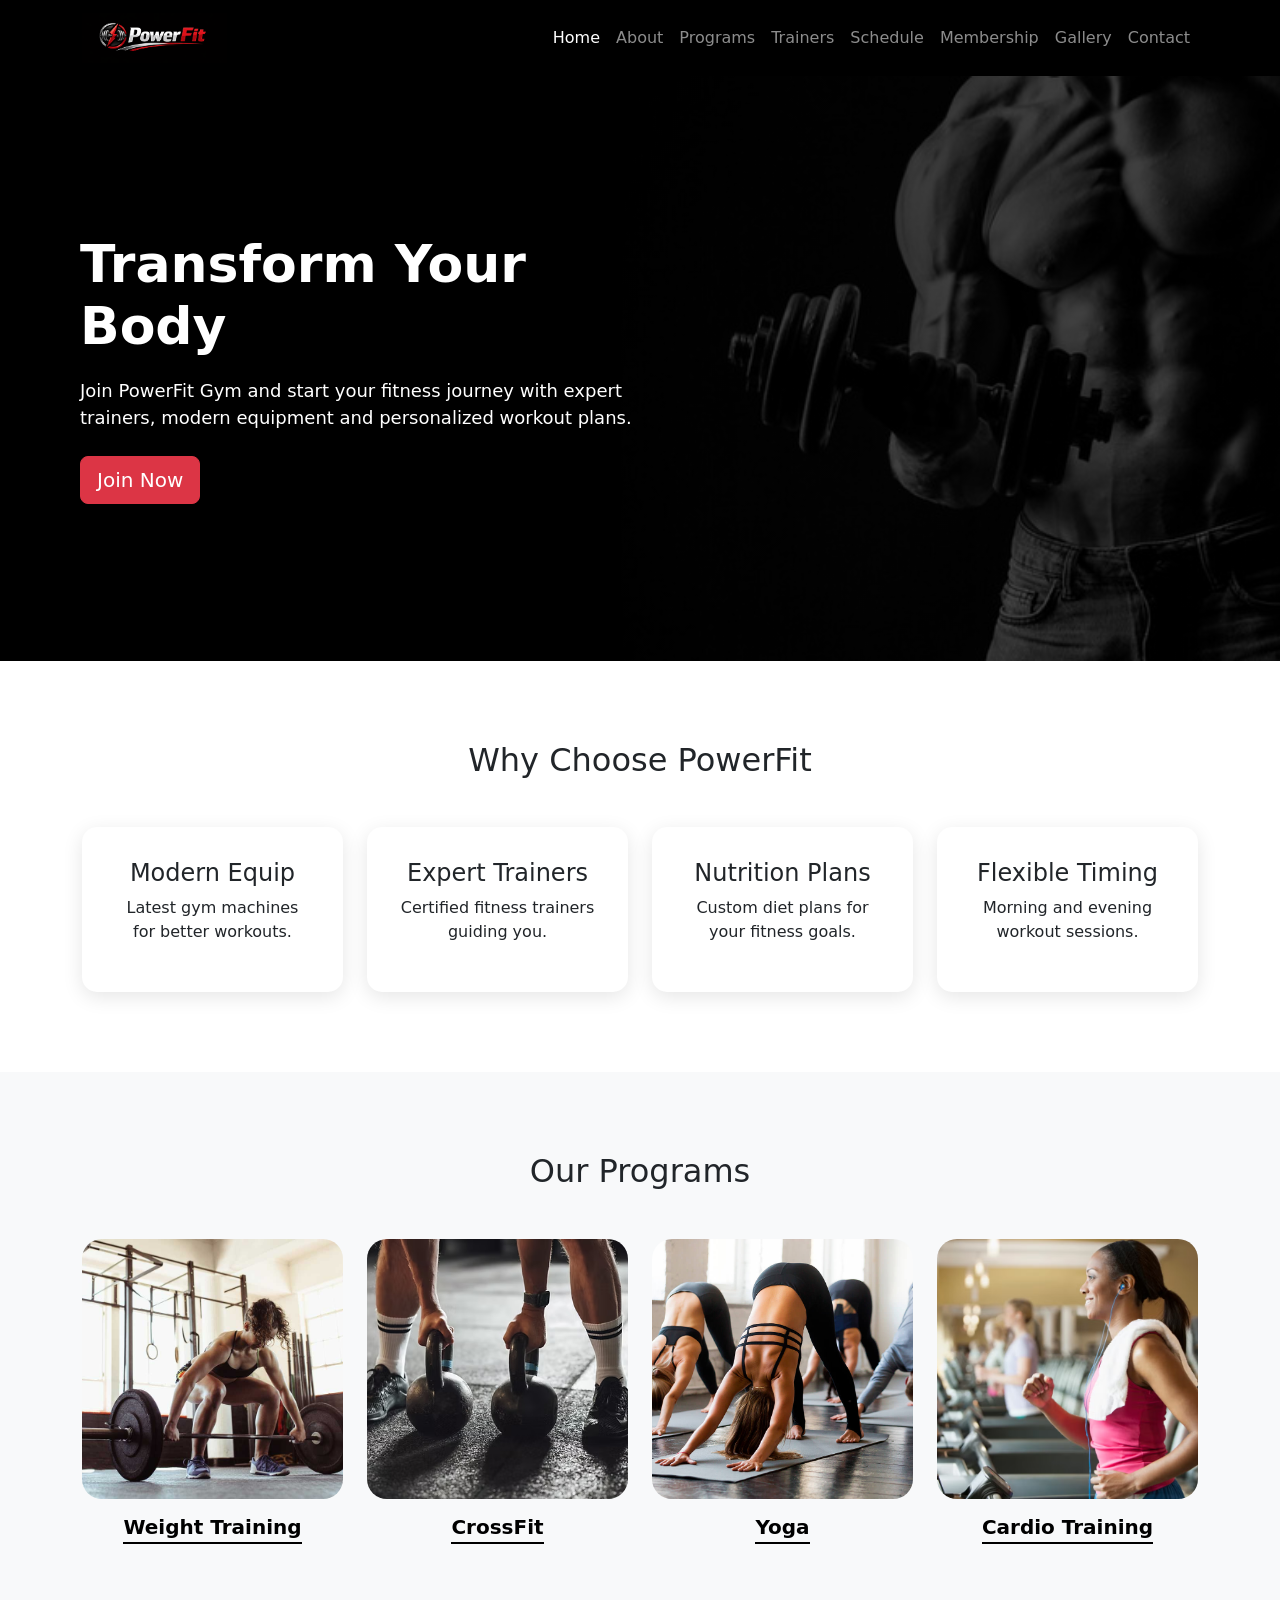
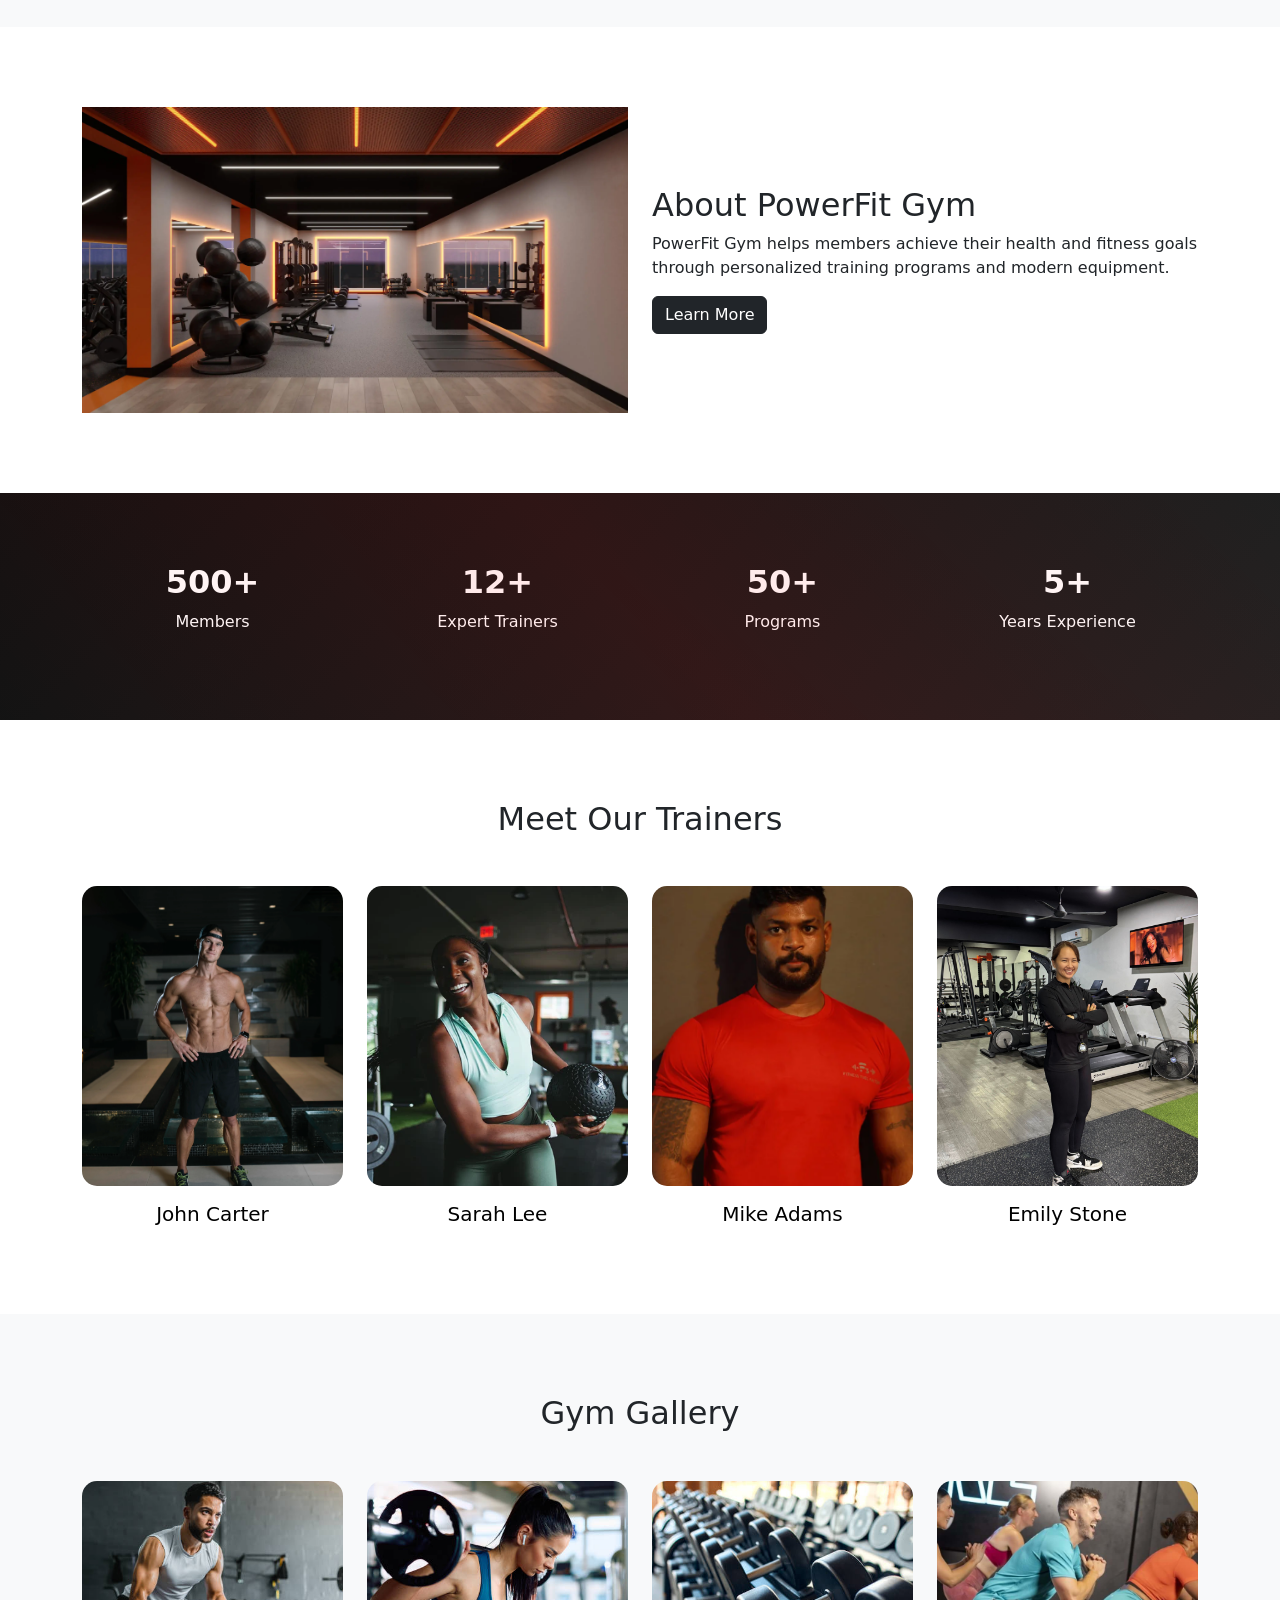
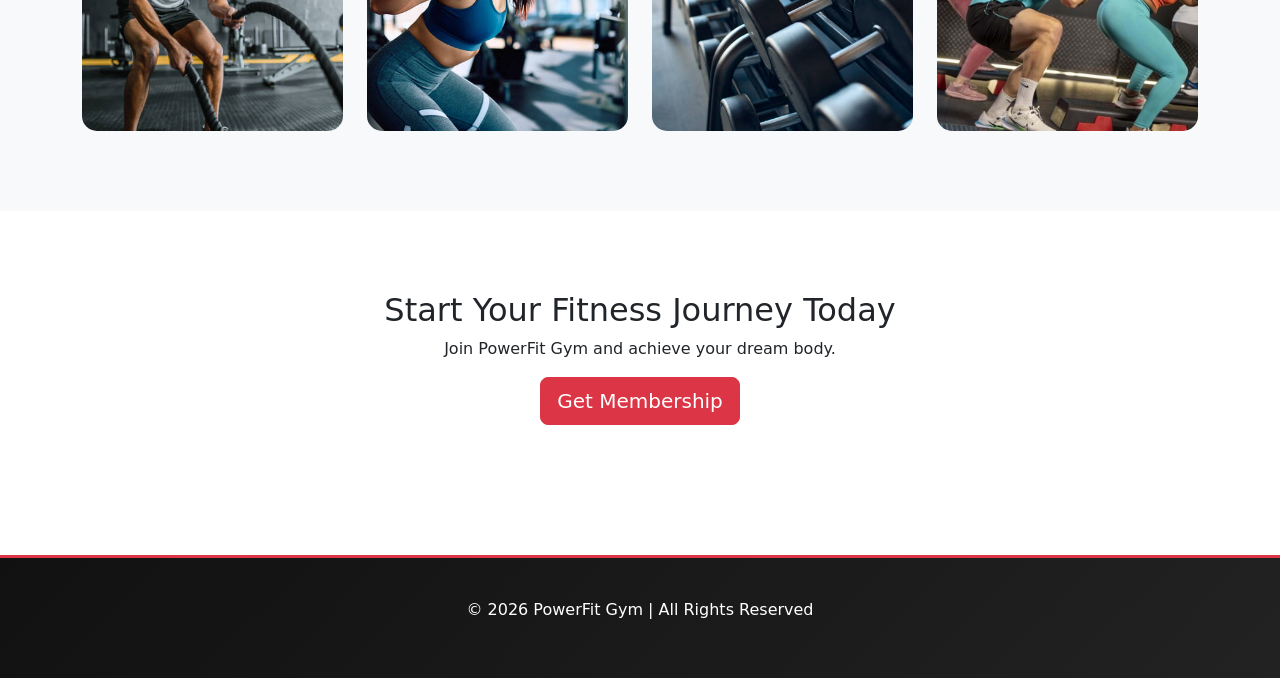
<file: index.html>
<!DOCTYPE html>

<html lang="en">

<head>

<meta charset="UTF-8">
<meta name="viewport" content="width=device-width, initial-scale=1.0">

<title>PowerFit Gym</title>
<link rel="stylesheet" href="index.css">

<link href="https://cdn.jsdelivr.net/npm/bootstrap@5.3.2/dist/css/bootstrap.min.css" rel="stylesheet">
</head>

<body>

<!-- NAVBAR -->

<nav class="navbar navbar-expand-lg navbar-dark">

<div class="container">

<a class="navbar-brand" href="index.html">
<img src="images/powerfit-logo.png" class="logo">
</a>

<button class="navbar-toggler" type="button" data-bs-toggle="collapse" data-bs-target="#menu">
<span class="navbar-toggler-icon"></span>
</button>

<div class="collapse navbar-collapse" id="menu">

<ul class="navbar-nav ms-auto">

<li class="nav-item"><a class="nav-link active" href="index.html">Home</a></li>
<li class="nav-item"><a class="nav-link" href="about.html">About</a></li>
<li class="nav-item"><a class="nav-link" href="programs.html">Programs</a></li>
<li class="nav-item"><a class="nav-link" href="trainers.html">Trainers</a></li>
<li class="nav-item"><a class="nav-link" href="schedule.html">Schedule</a></li>
<li class="nav-item"><a class="nav-link" href="membership.html">Membership</a></li>
<li class="nav-item"><a class="nav-link" href="gallery.html">Gallery</a></li>
<li class="nav-item"><a class="nav-link" href="contact.html">Contact</a></li>

</ul>

</div>

</div>

</nav>

<!-- HERO -->

<section class="hero">

<div class="hero-content">

<h1>Transform Your Body</h1>

<p>
Join PowerFit Gym and start your fitness journey with expert trainers,
modern equipment and personalized workout plans.
</p>

<a href="membership.html" class="btn btn-danger btn-lg">
Join Now
</a>

</div>

</section>

<!-- FEATURES -->

<section class="section">

<div class="container">

<h2 class="text-center mb-5">Why Choose PowerFit</h2>

<div class="row g-4">

<div class="col-lg-3 col-md-6">
<div class="feature-box">
<h4>Modern Equip</h4>
<p>Latest gym machines for better workouts.</p>
</div>
</div>

<div class="col-lg-3 col-md-6">
<div class="feature-box">
<h4>Expert Trainers</h4>
<p>Certified fitness trainers guiding you.</p>
</div>
</div>

<div class="col-lg-3 col-md-6">
<div class="feature-box">
<h4>Nutrition Plans</h4>
<p>Custom diet plans for your fitness goals.</p>
</div>
</div>

<div class="col-lg-3 col-md-6">
<div class="feature-box">
<h4>Flexible Timing</h4>
<p>Morning and evening workout sessions.</p>
</div>
</div>

</div>

</div>

</section>

<!-- PROGRAMS -->

<section class="section bg-light">

<div class="container">

<h2 class="text-center mb-5">Our Programs</h2>

<div class="row g-4">

<div class="col-lg-3 col-md-6 program">
<a href="programs.html">
<img src="images/weight.jpg" class="img-fluid">
<h5 class="mt-3">Weight Training</h5>
</a>
</div>

<div class="col-lg-3 col-md-6 program">
<a href="programs.html">
<img src="images/crossfit.avif" class="img-fluid">
<h5 class="mt-3">CrossFit</h5>
</a>
</div>

<div class="col-lg-3 col-md-6 program">
<a href="programs.html">
<img src="images/yoga.jpg" class="img-fluid">
<h5 class="mt-3">Yoga</h5>
</a>
</div>

<div class="col-lg-3 col-md-6 program">
<a href="programs.html">
<img src="images/cardio.avif" class="img-fluid">
<h5 class="mt-3">Cardio Training</h5>
</a>
</div>

</div>

</div>

</section>

<!-- ABOUT -->

<section class="section">

<div class="container">

<div class="row align-items-center">

<div class="col-lg-6">
<img src="images/gym1.webp" class="img-fluid">
</div>

<div class="col-lg-6">

<h2>About PowerFit Gym</h2>

<p>
PowerFit Gym helps members achieve their health and fitness goals
through personalized training programs and modern equipment.
</p>

<a href="about.html" class="btn btn-dark">
Learn More
</a>

</div>

</div>

</div>

</section>

<!-- STATS -->

<section class="stats">

<div class="container">

<div class="row">

<div class="col-md-3">
<h2>500+</h2>
<p>Members</p>
</div>

<div class="col-md-3">
<h2>12+</h2>
<p>Expert Trainers</p>
</div>

<div class="col-md-3">
<h2>50+</h2>
<p>Programs</p>
</div>

<div class="col-md-3">
<h2>5+</h2>
<p>Years Experience</p>
</div>

</div>

</div>

</section>

<!-- TRAINERS -->

<section class="section">

<div class="container">

<h2 class="text-center mb-5">Meet Our Trainers</h2>

<div class="row g-4">

<div class="col-lg-3 col-md-6 trainer">
<a href="trainers.html">
<img src="images/trainer1.webp" class="img-fluid">
<h5 class="mt-3">John Carter</h5>
</a>
</div>

<div class="col-lg-3 col-md-6 trainer">
<a href="trainers.html">
<img src="images/trainer2.webp" class="img-fluid">
<h5 class="mt-3">Sarah Lee</h5>
</a>
</div>

<div class="col-lg-3 col-md-6 trainer">
<a href="trainers.html">
<img src="images/trainer3.webp" class="img-fluid">
<h5 class="mt-3">Mike Adams</h5>
</a>
</div>

<div class="col-lg-3 col-md-6 trainer">
<a href="trainers.html">
<img src="images/trainer4.jpg" class="img-fluid">
<h5 class="mt-3">Emily Stone</h5>
</a>
</div>

</div>

</div>

</section>

<!-- GALLERY -->

<section class="section bg-light">

<div class="container">

<h2 class="text-center mb-5">Gym Gallery</h2>

<div class="row g-4 gallery">

<div class="col-lg-3 col-md-6">
<img src="images/gallery1.jpg" class="img-fluid">
</div>

<div class="col-lg-3 col-md-6">
<img src="images/gallery2.jpg" class="img-fluid">
</div>

<div class="col-lg-3 col-md-6">
<img src="images/gallery3.jpg" class="img-fluid">
</div>

<div class="col-lg-3 col-md-6">
<img src="images/gallery4.jpg" class="img-fluid">
</div>

</div>

</div>

</section>

<!-- CTA -->

<section class="section text-center">

<div class="container">

<h2>Start Your Fitness Journey Today</h2>

<p>Join PowerFit Gym and achieve your dream body.</p>

<a href="membership.html" class="btn btn-danger btn-lg">
Get Membership
</a>

</div>

</section>

<!-- FOOTER -->

<footer>

<p>© 2026 PowerFit Gym | All Rights Reserved</p>

</footer>

<script src="https://cdn.jsdelivr.net/npm/bootstrap@5.3.2/dist/js/bootstrap.bundle.min.js"></script>

</body>
</html>
</file>
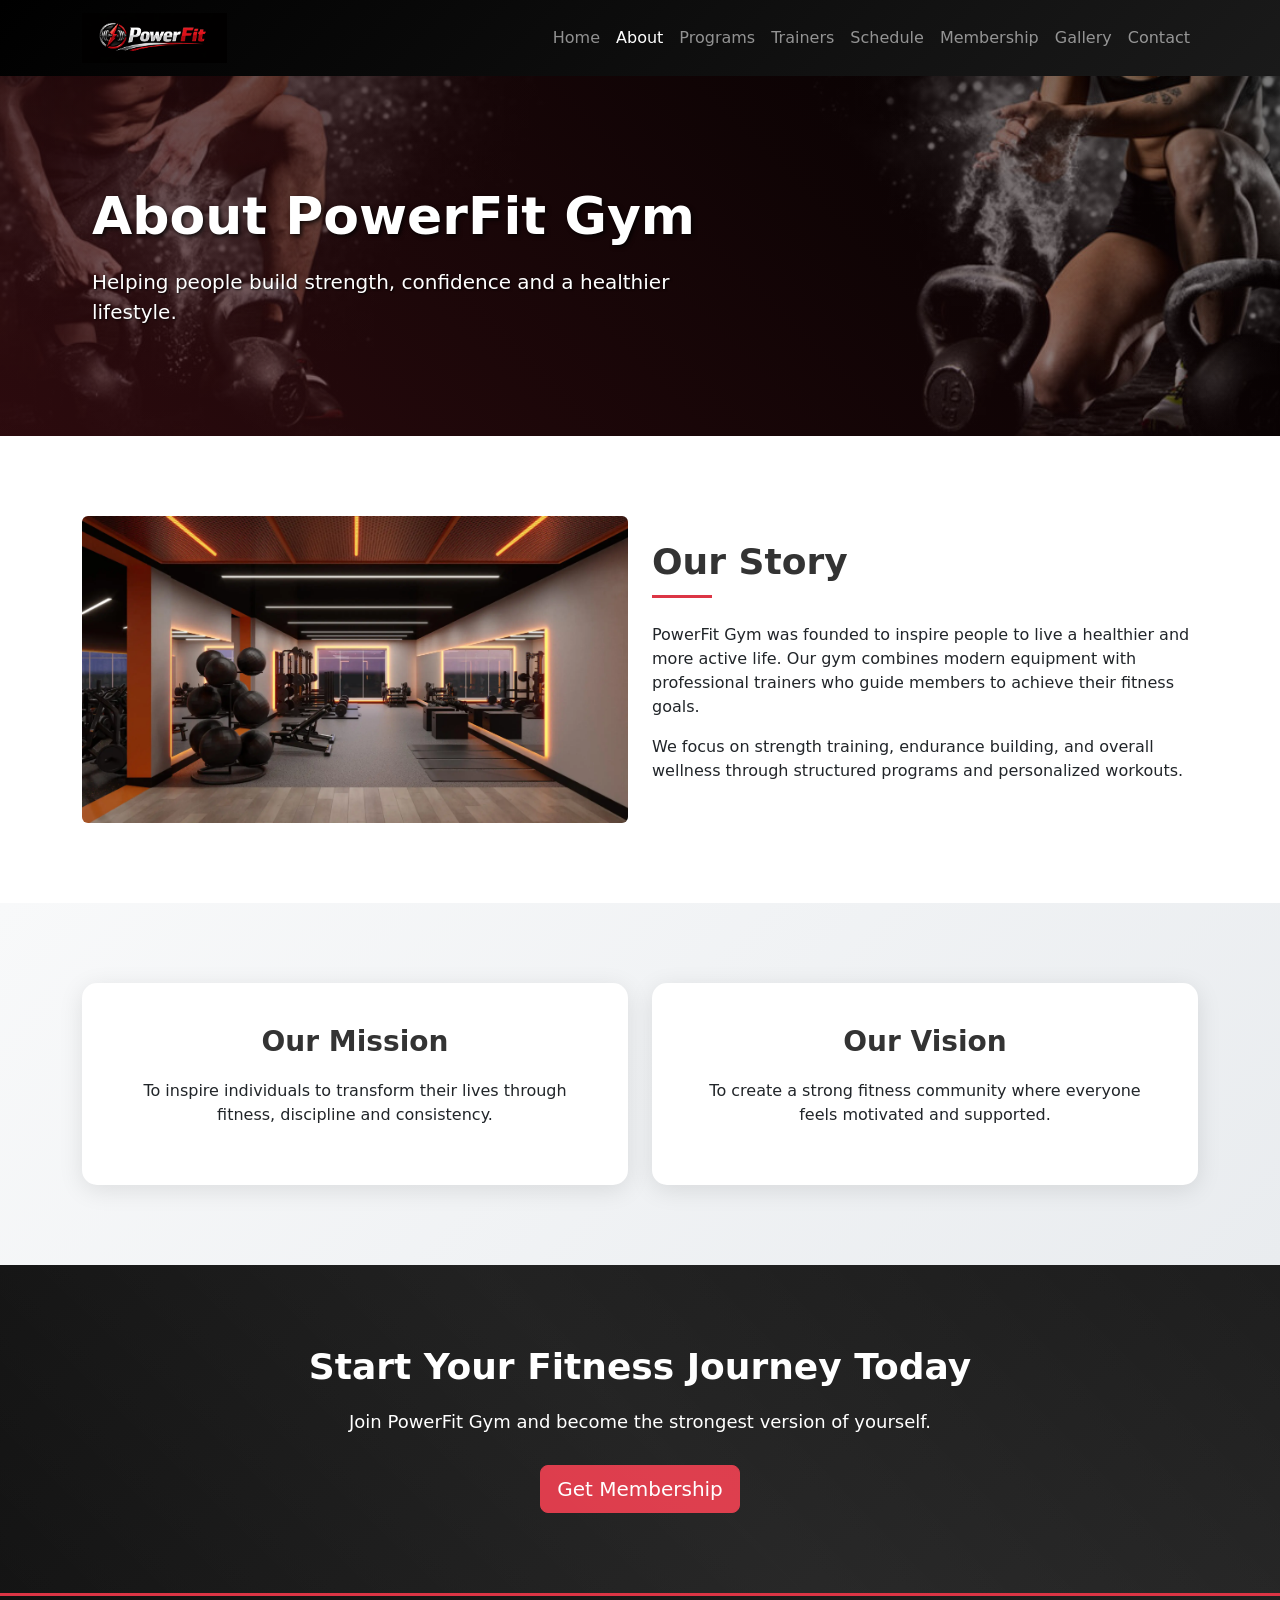
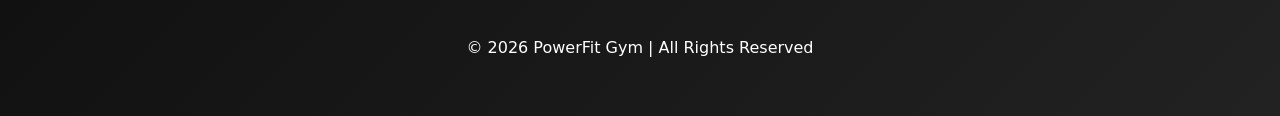
<file: about.html>
<!DOCTYPE html>

<html lang="en">

<head>

<meta charset="UTF-8">
<meta name="viewport" content="width=device-width, initial-scale=1.0">

<title>About Us | PowerFit Gym</title>

<link rel="stylesheet" href="about.css">

<link href="https://cdn.jsdelivr.net/npm/bootstrap@5.3.2/dist/css/bootstrap.min.css" rel="stylesheet">

</head>

<body>

<!-- NAVBAR -->

<nav class="navbar navbar-expand-lg navbar-dark">

<div class="container">

<a class="navbar-brand" href="index.html">
<img src="images/powerfit-logo.png" class="logo">
</a>

<button class="navbar-toggler" type="button" data-bs-toggle="collapse" data-bs-target="#menu">
<span class="navbar-toggler-icon"></span>
</button>

<div class="collapse navbar-collapse" id="menu">

<ul class="navbar-nav ms-auto">

<li class="nav-item"><a class="nav-link" href="index.html">Home</a></li>
<li class="nav-item"><a class="nav-link active" href="about.html">About</a></li>
<li class="nav-item"><a class="nav-link" href="programs.html">Programs</a></li>
<li class="nav-item"><a class="nav-link" href="trainers.html">Trainers</a></li>
<li class="nav-item"><a class="nav-link" href="schedule.html">Schedule</a></li>
<li class="nav-item"><a class="nav-link" href="membership.html">Membership</a></li>
<li class="nav-item"><a class="nav-link" href="gallery.html">Gallery</a></li>
<li class="nav-item"><a class="nav-link" href="contact.html">Contact</a></li>

</ul>

</div>

</div>

</nav>

<!-- HERO -->

<section class="about-hero">

<div class="container">

<h1>About PowerFit Gym</h1>

<p>
Helping people build strength, confidence and a healthier lifestyle.
</p>

</div>

</section>

<!-- ABOUT STORY -->

<section class="about-section">

<div class="container">

<div class="row align-items-center">

<div class="col-lg-6">

<img src="images/gym1.webp" class="img-fluid rounded">

</div>

<div class="col-lg-6">

<h2>Our Story</h2>

<p>

PowerFit Gym was founded to inspire people to live
a healthier and more active life. Our gym combines
modern equipment with professional trainers who
guide members to achieve their fitness goals.

</p>

<p>

We focus on strength training, endurance building,
and overall wellness through structured programs
and personalized workouts.

</p>

</div>

</div>

</div>

</section>

<!-- MISSION -->

<section class="mission-section">

<div class="container">

<div class="row g-4">

<div class="col-md-6">

<div class="mission-box">

<h3>Our Mission</h3>

<p>
To inspire individuals to transform their lives
through fitness, discipline and consistency.
</p>

</div>

</div>

<div class="col-md-6">

<div class="mission-box">

<h3>Our Vision</h3>

<p>
To create a strong fitness community where
everyone feels motivated and supported.
</p>

</div>

</div>

</div>

</div>

</section>

<!-- CTA -->

<section class="cta">

<div class="container text-center">

<h2>Start Your Fitness Journey Today</h2>

<p>Join PowerFit Gym and become the strongest version of yourself.</p>

<a href="membership.html" class="btn btn-danger btn-lg">Get Membership</a>

</div>

</section>

<!-- FOOTER -->

<footer>

<p>© 2026 PowerFit Gym | All Rights Reserved</p>

</footer>

<script src="https://cdn.jsdelivr.net/npm/bootstrap@5.3.2/dist/js/bootstrap.bundle.min.js"></script>

</body>
</html>
</file>
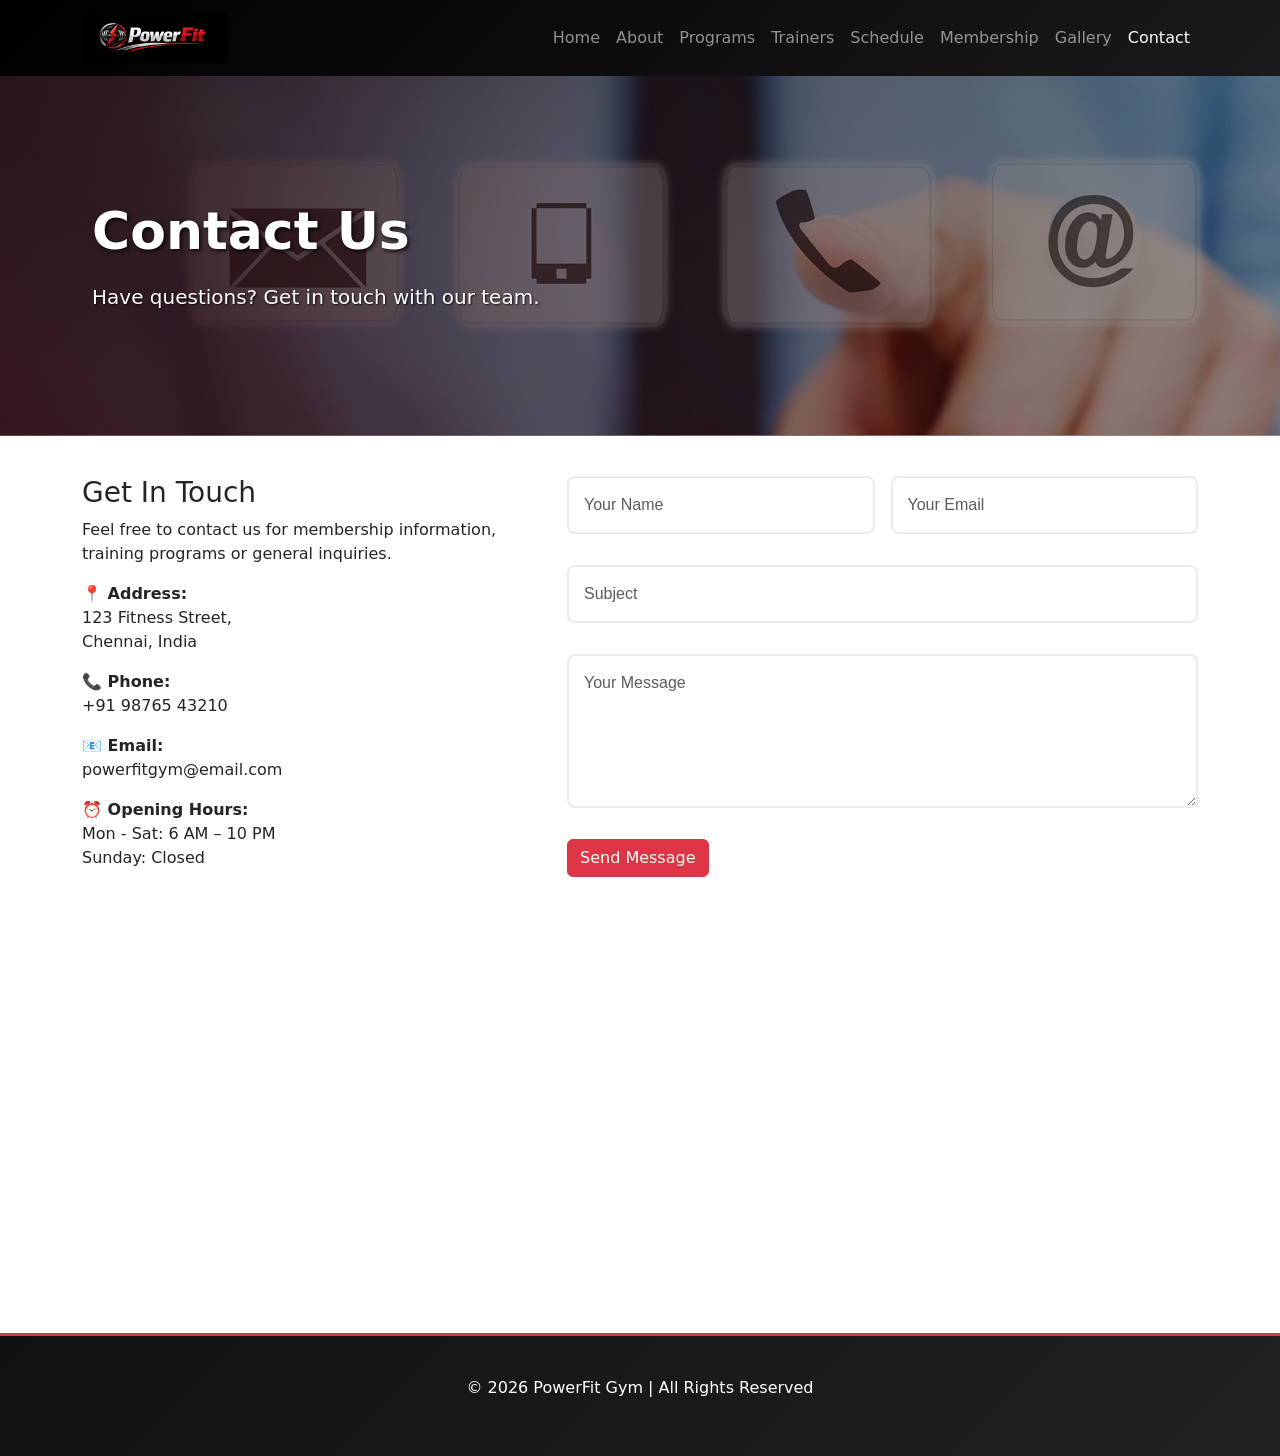
<file: contact.html>
<!DOCTYPE html>

<html lang="en">

<head>

<meta charset="UTF-8">
<meta name="viewport" content="width=device-width, initial-scale=1.0">

<title>Contact | PowerFit Gym</title>

<link rel="stylesheet" href="contact.css">

<link href="https://cdn.jsdelivr.net/npm/bootstrap@5.3.2/dist/css/bootstrap.min.css" rel="stylesheet">

</head>

<body>

<!-- NAVBAR -->

<nav class="navbar navbar-expand-lg navbar-dark">

<div class="container">

<a class="navbar-brand" href="index.html">
<img src="images/powerfit-logo.png" class="logo">
</a>

<button class="navbar-toggler" data-bs-toggle="collapse" data-bs-target="#menu">
<span class="navbar-toggler-icon"></span>
</button>

<div class="collapse navbar-collapse" id="menu">

<ul class="navbar-nav ms-auto">

<li class="nav-item"><a class="nav-link" href="index.html">Home</a></li>
<li class="nav-item"><a class="nav-link" href="about.html">About</a></li>
<li class="nav-item"><a class="nav-link" href="programs.html">Programs</a></li>
<li class="nav-item"><a class="nav-link" href="trainers.html">Trainers</a></li>
<li class="nav-item"><a class="nav-link" href="schedule.html">Schedule</a></li>
<li class="nav-item"><a class="nav-link" href="membership.html">Membership</a></li>
<li class="nav-item"><a class="nav-link" href="gallery.html">Gallery</a></li>
<li class="nav-item"><a class="nav-link active" href="contact.html">Contact</a></li>

</ul>

</div>

</div>

</nav>

<!-- HERO -->

<section class="contact-hero">

<div class="container">

<h1>Contact Us</h1>

<p>
Have questions? Get in touch with our team.
</p>

</div>

</section>

<!-- CONTACT SECTION -->

<section class="contact-section">

<div class="container">

<div class="row g-5">

<!-- CONTACT INFO -->

<div class="col-lg-5">

<h3>Get In Touch</h3>

<p>
Feel free to contact us for membership information,
training programs or general inquiries.
</p>

<p><strong>📍 Address:</strong><br>
123 Fitness Street,<br>
Chennai, India</p>

<p><strong>📞 Phone:</strong><br>
+91 98765 43210</p>

<p><strong>📧 Email:</strong><br>
powerfitgym@email.com</p>

<p><strong>⏰ Opening Hours:</strong><br>
Mon - Sat: 6 AM – 10 PM<br>
Sunday: Closed</p>

</div>

<!-- CONTACT FORM -->

<div class="col-lg-7">

<form class="contact-form">

<div class="row g-3">

<div class="col-md-6">
<input type="text" class="form-control" placeholder="Your Name">
</div>

<div class="col-md-6">
<input type="email" class="form-control" placeholder="Your Email">
</div>

<div class="col-12">
<input type="text" class="form-control" placeholder="Subject">
</div>

<div class="col-12">
<textarea class="form-control" rows="5" placeholder="Your Message"></textarea>
</div>

<div class="col-12">
<button class="btn btn-danger">Send Message</button>
</div>

</div>

</form>

</div>

</div>

</div>

</section>

<!-- GOOGLE MAP -->

<section class="map">

<iframe 
src="https://www.google.com/maps?q=chennai&output=embed"
width="100%" height="350" style="border:0;" allowfullscreen="" loading="lazy">
</iframe>

</section>

<!-- FOOTER -->

<footer>

<p>© 2026 PowerFit Gym | All Rights Reserved</p>

</footer>

<script src="https://cdn.jsdelivr.net/npm/bootstrap@5.3.2/dist/js/bootstrap.bundle.min.js"></script>

</body>
</html>
</file>
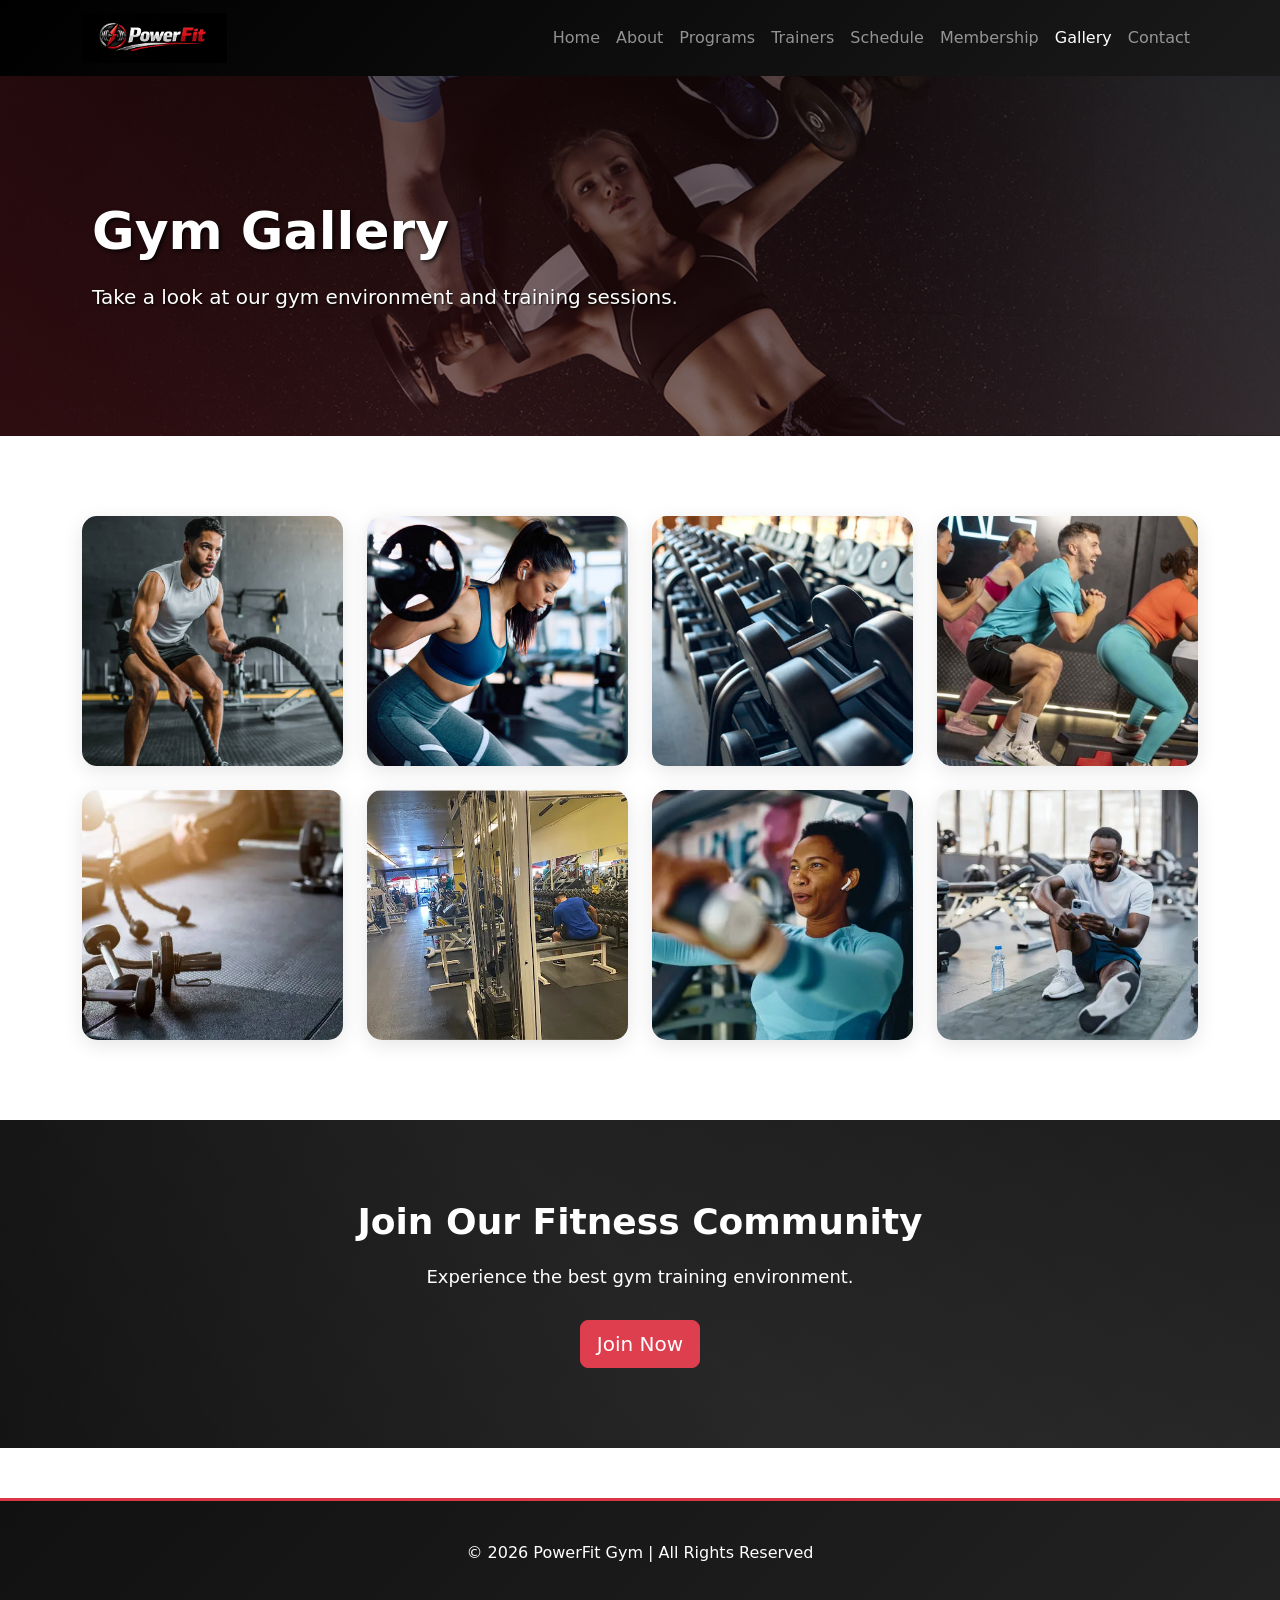
<file: gallery.html>
<!DOCTYPE html>

<html lang="en">

<head>

<meta charset="UTF-8">
<meta name="viewport" content="width=device-width, initial-scale=1.0">

<title>Gallery | PowerFit Gym</title>

<link rel="stylesheet" href="gallery.css">

<link href="https://cdn.jsdelivr.net/npm/bootstrap@5.3.2/dist/css/bootstrap.min.css" rel="stylesheet">

</head>

<body>

<!-- NAVBAR -->

<nav class="navbar navbar-expand-lg navbar-dark">

<div class="container">

<a class="navbar-brand" href="index.html">
<img src="images/powerfit-logo.png" class="logo">
</a>

<button class="navbar-toggler" data-bs-toggle="collapse" data-bs-target="#menu">
<span class="navbar-toggler-icon"></span>
</button>

<div class="collapse navbar-collapse" id="menu">

<ul class="navbar-nav ms-auto">

<li class="nav-item"><a class="nav-link" href="index.html">Home</a></li>
<li class="nav-item"><a class="nav-link" href="about.html">About</a></li>
<li class="nav-item"><a class="nav-link" href="programs.html">Programs</a></li>
<li class="nav-item"><a class="nav-link" href="trainers.html">Trainers</a></li>
<li class="nav-item"><a class="nav-link" href="schedule.html">Schedule</a></li>
<li class="nav-item"><a class="nav-link" href="membership.html">Membership</a></li>
<li class="nav-item"><a class="nav-link active" href="gallery.html">Gallery</a></li>
<li class="nav-item"><a class="nav-link" href="contact.html">Contact</a></li>

</ul>

</div>

</div>

</nav>

<!-- HERO -->

<section class="gallery-hero">

<div class="container">

<h1>Gym Gallery</h1>

<p>Take a look at our gym environment and training sessions.</p>

</div>

</section>

<!-- GALLERY GRID -->

<section class="gallery-section">

<div class="container">

<div class="row g-4">

<div class="col-lg-3 col-md-6">
<img src="images/gallery1.jpg" class="gallery-img">
</div>

<div class="col-lg-3 col-md-6">
<img src="images/gallery2.jpg" class="gallery-img">
</div>

<div class="col-lg-3 col-md-6">
<img src="images/gallery3.jpg" class="gallery-img">
</div>

<div class="col-lg-3 col-md-6">
<img src="images/gallery4.jpg" class="gallery-img">
</div>

<div class="col-lg-3 col-md-6">
<img src="images/gallery5.webp" class="gallery-img">
</div>

<div class="col-lg-3 col-md-6">
<img src="images/gallery6.webp" class="gallery-img">
</div>

<div class="col-lg-3 col-md-6">
<img src="images/gallery7.webp" class="gallery-img">
</div>

<div class="col-lg-3 col-md-6">
<img src="images/gallery8.webp" class="gallery-img">
</div>

</div>

</div>

</section>

<!-- CTA -->

<section class="cta">

<div class="container text-center">

<h2>Join Our Fitness Community</h2>

<p>Experience the best gym training environment.</p>

<a href="membership.html" class="btn btn-danger btn-lg">Join Now</a>

</div>

</section>

<!-- FOOTER -->

<footer>

<p>© 2026 PowerFit Gym | All Rights Reserved</p>

</footer>

<script src="https://cdn.jsdelivr.net/npm/bootstrap@5.3.2/dist/js/bootstrap.bundle.min.js"></script>

</body>
</html>
</file>
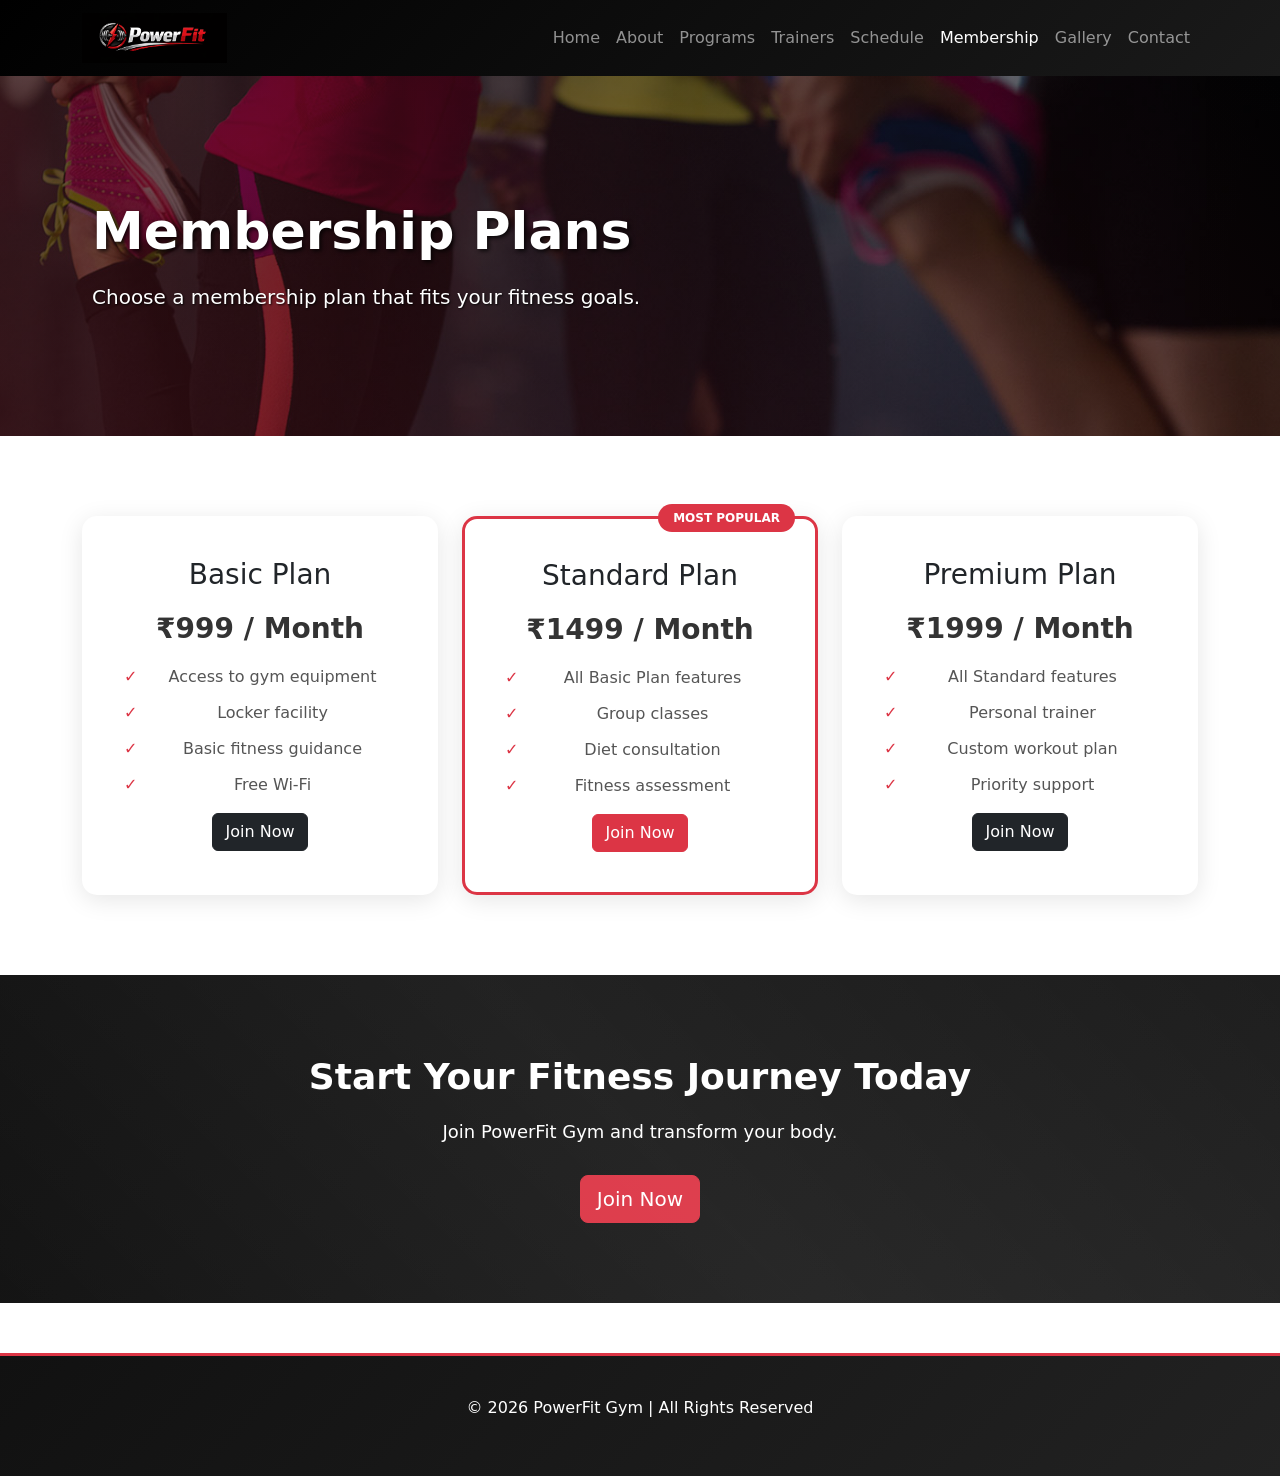
<file: membership.html>
<!DOCTYPE html>

<html lang="en">

<head>

<meta charset="UTF-8">
<meta name="viewport" content="width=device-width, initial-scale=1.0">

<title>Membership | PowerFit Gym</title>

<link rel="stylesheet" href="membership.css">

<link href="https://cdn.jsdelivr.net/npm/bootstrap@5.3.2/dist/css/bootstrap.min.css" rel="stylesheet">

</head>

<body>

<!-- NAVBAR -->

<nav class="navbar navbar-expand-lg navbar-dark">

<div class="container">

<a class="navbar-brand" href="index.html">
<img src="images/powerfit-logo.png" class="logo">
</a>

<button class="navbar-toggler" data-bs-toggle="collapse" data-bs-target="#menu">
<span class="navbar-toggler-icon"></span>
</button>

<div class="collapse navbar-collapse" id="menu">

<ul class="navbar-nav ms-auto">

<li class="nav-item"><a class="nav-link" href="index.html">Home</a></li>
<li class="nav-item"><a class="nav-link" href="about.html">About</a></li>
<li class="nav-item"><a class="nav-link" href="programs.html">Programs</a></li>
<li class="nav-item"><a class="nav-link" href="trainers.html">Trainers</a></li>
<li class="nav-item"><a class="nav-link" href="schedule.html">Schedule</a></li>
<li class="nav-item"><a class="nav-link active" href="membership.html">Membership</a></li>
<li class="nav-item"><a class="nav-link" href="gallery.html">Gallery</a></li>
<li class="nav-item"><a class="nav-link" href="contact.html">Contact</a></li>

</ul>

</div>

</div>

</nav>

<!-- HERO -->

<section class="membership-hero">

<div class="container">

<h1>Membership Plans</h1>

<p>
Choose a membership plan that fits your fitness goals.
</p>

</div>

</section>

<!-- PRICING PLANS -->

<section class="membership-section">

<div class="container">

<div class="row g-4">

<!-- BASIC PLAN -->

<div class="col-lg-4">

<div class="plan-card">

<h3>Basic Plan</h3>

<h2>₹999 / Month</h2>

<ul>
<li>Access to gym equipment</li>
<li>Locker facility</li>
<li>Basic fitness guidance</li>
<li>Free Wi-Fi</li>
</ul>

<a href="contact.html" class="btn btn-dark">Join Now</a>

</div>

</div>

<!-- STANDARD PLAN -->

<div class="col-lg-4">

<div class="plan-card popular">

<h3>Standard Plan</h3>

<h2>₹1499 / Month</h2>

<ul>
<li>All Basic Plan features</li>
<li>Group classes</li>
<li>Diet consultation</li>
<li>Fitness assessment</li>
</ul>

<a href="contact.html" class="btn btn-danger">Join Now</a>

</div>

</div>

<!-- PREMIUM PLAN -->

<div class="col-lg-4">

<div class="plan-card">

<h3>Premium Plan</h3>

<h2>₹1999 / Month</h2>

<ul>
<li>All Standard features</li>
<li>Personal trainer</li>
<li>Custom workout plan</li>
<li>Priority support</li>
</ul>

<a href="contact.html" class="btn btn-dark">Join Now</a>

</div>

</div>

</div>

</div>

</section>

<!-- CTA -->

<section class="cta">

<div class="container text-center">

<h2>Start Your Fitness Journey Today</h2>

<p>Join PowerFit Gym and transform your body.</p>

<a href="contact.html" class="btn btn-danger btn-lg">Join Now</a>

</div>

</section>

<!-- FOOTER -->

<footer>

<p>© 2026 PowerFit Gym | All Rights Reserved</p>

</footer>

<script src="https://cdn.jsdelivr.net/npm/bootstrap@5.3.2/dist/js/bootstrap.bundle.min.js"></script>

</body>
</html>
</file>
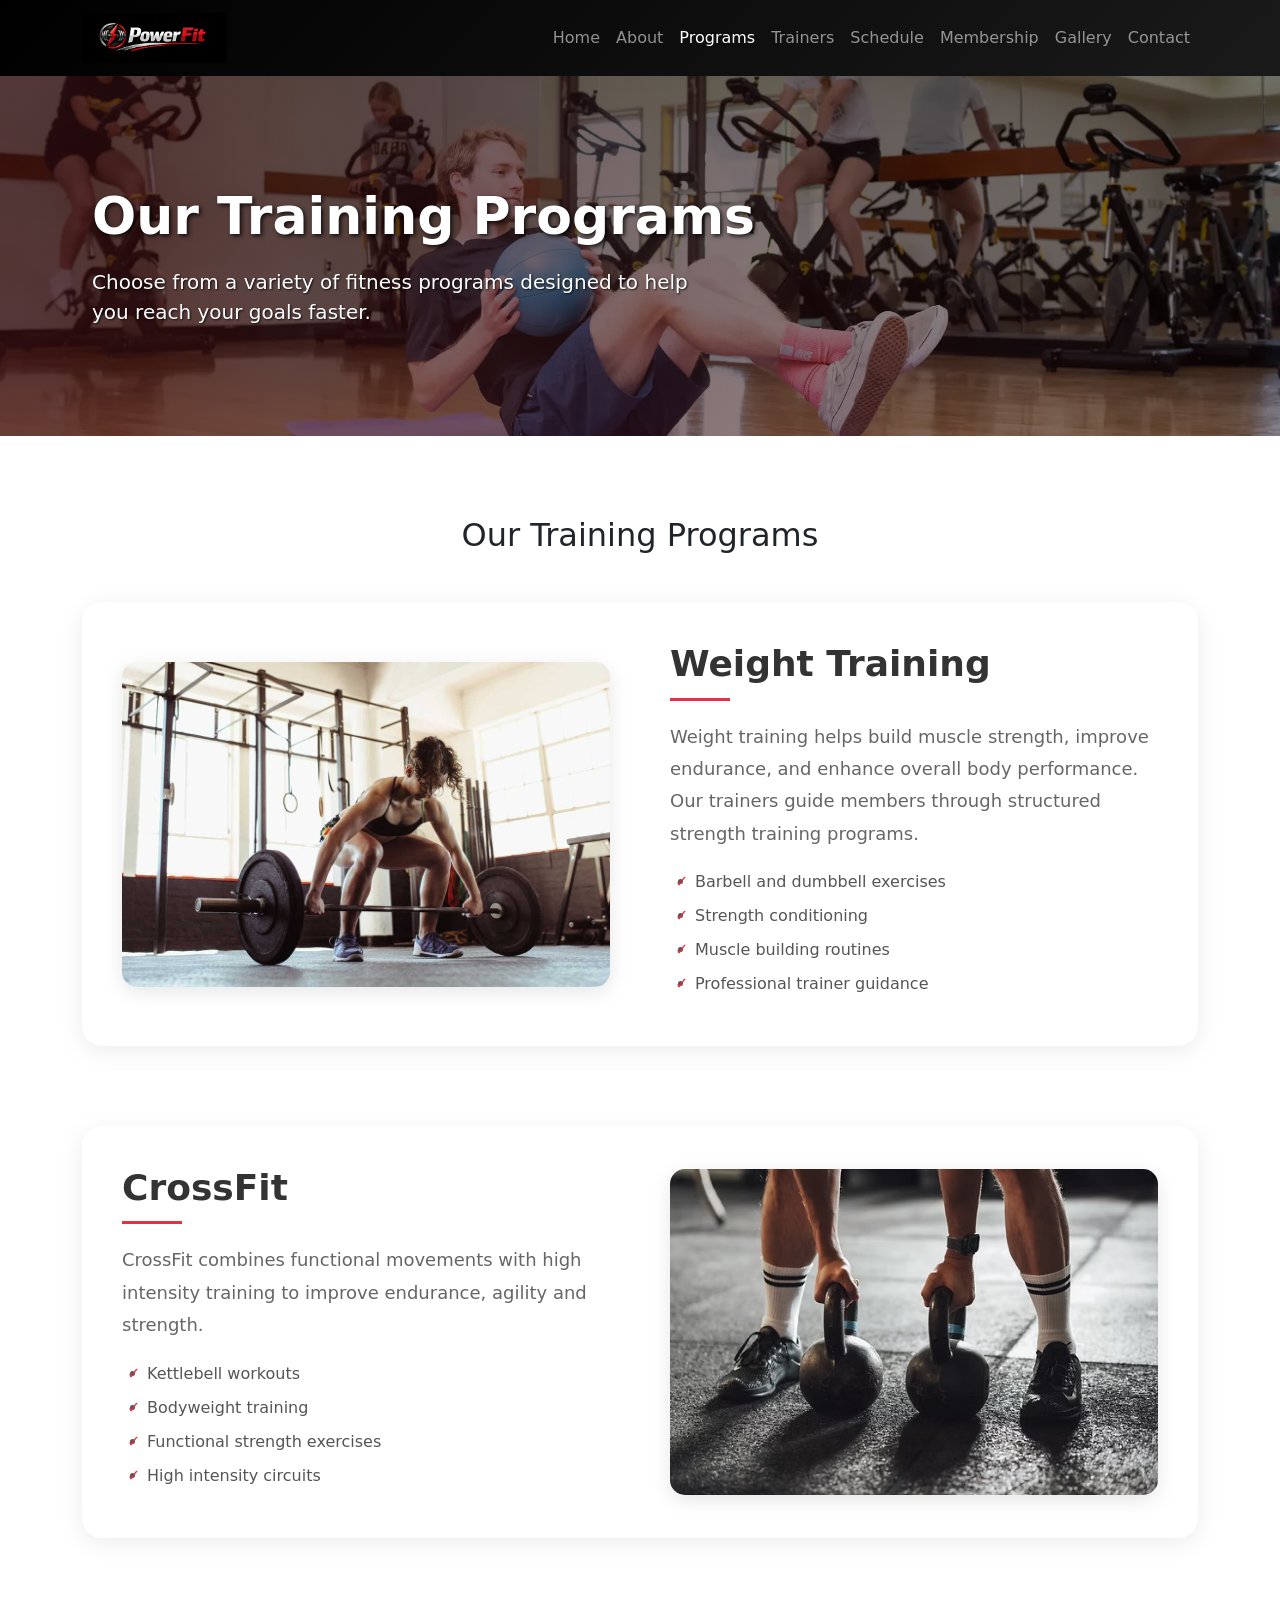
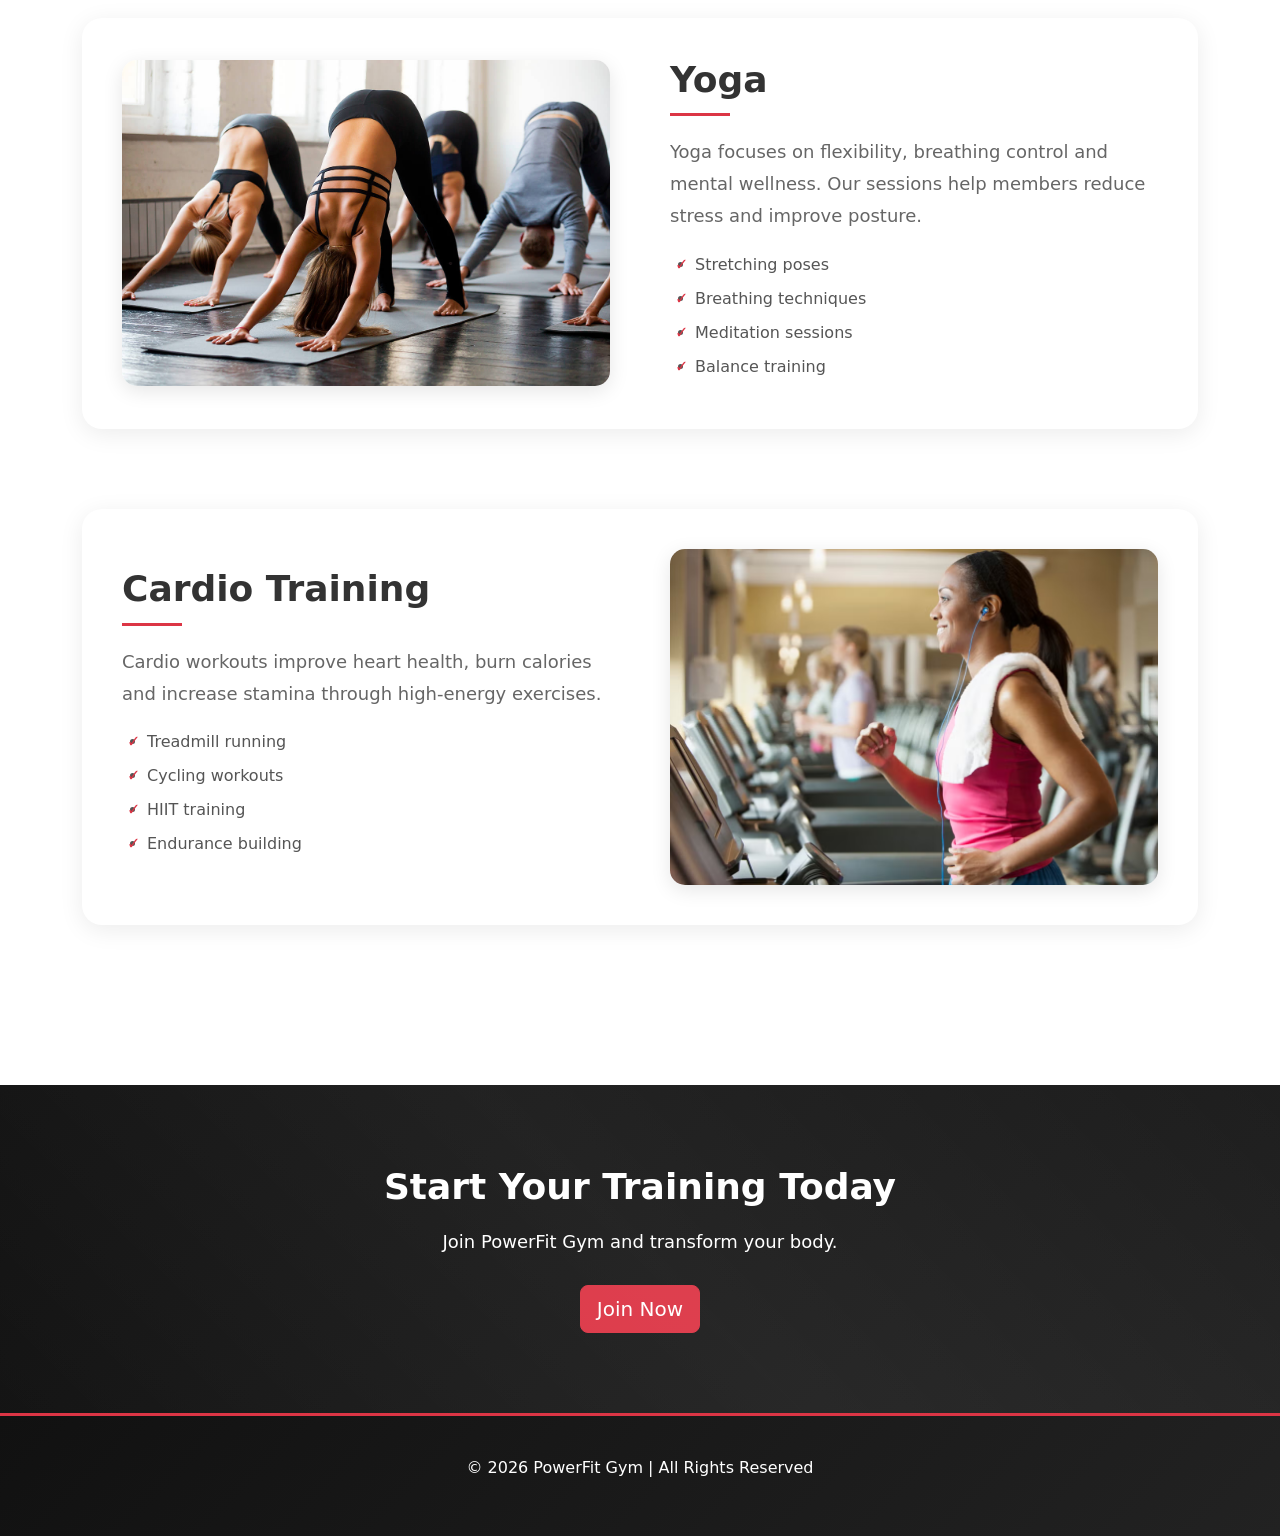
<file: Programs.html>
<!DOCTYPE html>

<html lang="en">

<head>

<meta charset="UTF-8">
<meta name="viewport" content="width=device-width, initial-scale=1.0">

<title>Programs | PowerFit Gym</title>

<link rel="stylesheet" href="programs.css">

<link href="https://cdn.jsdelivr.net/npm/bootstrap@5.3.2/dist/css/bootstrap.min.css" rel="stylesheet">

</head>

<body>

<!-- NAVBAR -->

<nav class="navbar navbar-expand-lg navbar-dark">

<div class="container">

<a class="navbar-brand" href="index.html">
<img src="images/powerfit-logo.png" class="logo">
</a>

<button class="navbar-toggler" type="button" data-bs-toggle="collapse" data-bs-target="#menu">
<span class="navbar-toggler-icon"></span>
</button>

<div class="collapse navbar-collapse" id="menu">

<ul class="navbar-nav ms-auto">

<li class="nav-item"><a class="nav-link" href="index.html">Home</a></li>
<li class="nav-item"><a class="nav-link" href="about.html">About</a></li>
<li class="nav-item"><a class="nav-link active" href="programs.html">Programs</a></li>
<li class="nav-item"><a class="nav-link" href="trainers.html">Trainers</a></li>
<li class="nav-item"><a class="nav-link" href="schedule.html">Schedule</a></li>
<li class="nav-item"><a class="nav-link" href="membership.html">Membership</a></li>
<li class="nav-item"><a class="nav-link" href="gallery.html">Gallery</a></li>
<li class="nav-item"><a class="nav-link" href="contact.html">Contact</a></li>

</ul>

</div>

</div>

</nav>

<!-- HERO -->

<section class="program-hero">

<div class="container">

<h1>Our Training Programs</h1>

<p>
Choose from a variety of fitness programs designed to
help you reach your goals faster.
</p>

</div>

</section>

<section class="program-section">

<div class="container">

<h2 class="text-center mb-5">Our Training Programs</h2>

<!-- PROGRAM 1 -->

<div class="program-row">

<div class="program-image">
<img src="images/weight.jpg" alt="Weight Training">
</div>

<div class="program-text">
<h2>Weight Training</h2>

<p>
Weight training helps build muscle strength, improve endurance,
and enhance overall body performance. Our trainers guide members
through structured strength training programs.
</p>

<ul>
<li>Barbell and dumbbell exercises</li>
<li>Strength conditioning</li>
<li>Muscle building routines</li>
<li>Professional trainer guidance</li>
</ul>

</div>

</div>

<!-- PROGRAM 2 -->

<div class="program-row reverse">

<div class="program-image">
<img src="images/crossfit.avif" alt="CrossFit">
</div>

<div class="program-text">
<h2>CrossFit</h2>

<p>
CrossFit combines functional movements with high intensity
training to improve endurance, agility and strength.
</p>

<ul>
<li>Kettlebell workouts</li>
<li>Bodyweight training</li>
<li>Functional strength exercises</li>
<li>High intensity circuits</li>
</ul>

</div>

</div>

<!-- PROGRAM 3 -->

<div class="program-row">

<div class="program-image">
<img src="images/yoga.jpg" alt="Yoga">
</div>

<div class="program-text">
<h2>Yoga</h2>

<p>
Yoga focuses on flexibility, breathing control and mental
wellness. Our sessions help members reduce stress and
improve posture.
</p>

<ul>
<li>Stretching poses</li>
<li>Breathing techniques</li>
<li>Meditation sessions</li>
<li>Balance training</li>
</ul>

</div>

</div>

<!-- PROGRAM 4 -->

<div class="program-row reverse">

<div class="program-image">
<img src="images/cardio.avif" alt="Cardio">
</div>

<div class="program-text">
<h2>Cardio Training</h2>

<p>
Cardio workouts improve heart health, burn calories
and increase stamina through high-energy exercises.
</p>

<ul>
<li>Treadmill running</li>
<li>Cycling workouts</li>
<li>HIIT training</li>
<li>Endurance building</li>
</ul>

</div>

</div>

</div>

</section>


<!-- CTA -->

<section class="cta">

<div class="container text-center">

<h2>Start Your Training Today</h2>

<p>Join PowerFit Gym and transform your body.</p>

<a href="membership.html" class="btn btn-danger btn-lg">
Join Now
</a>

</div>

</section>

<!-- FOOTER -->

<footer>

<p>© 2026 PowerFit Gym | All Rights Reserved</p>

</footer>

<script src="https://cdn.jsdelivr.net/npm/bootstrap@5.3.2/dist/js/bootstrap.bundle.min.js"></script>

</body>
</html>
</file>
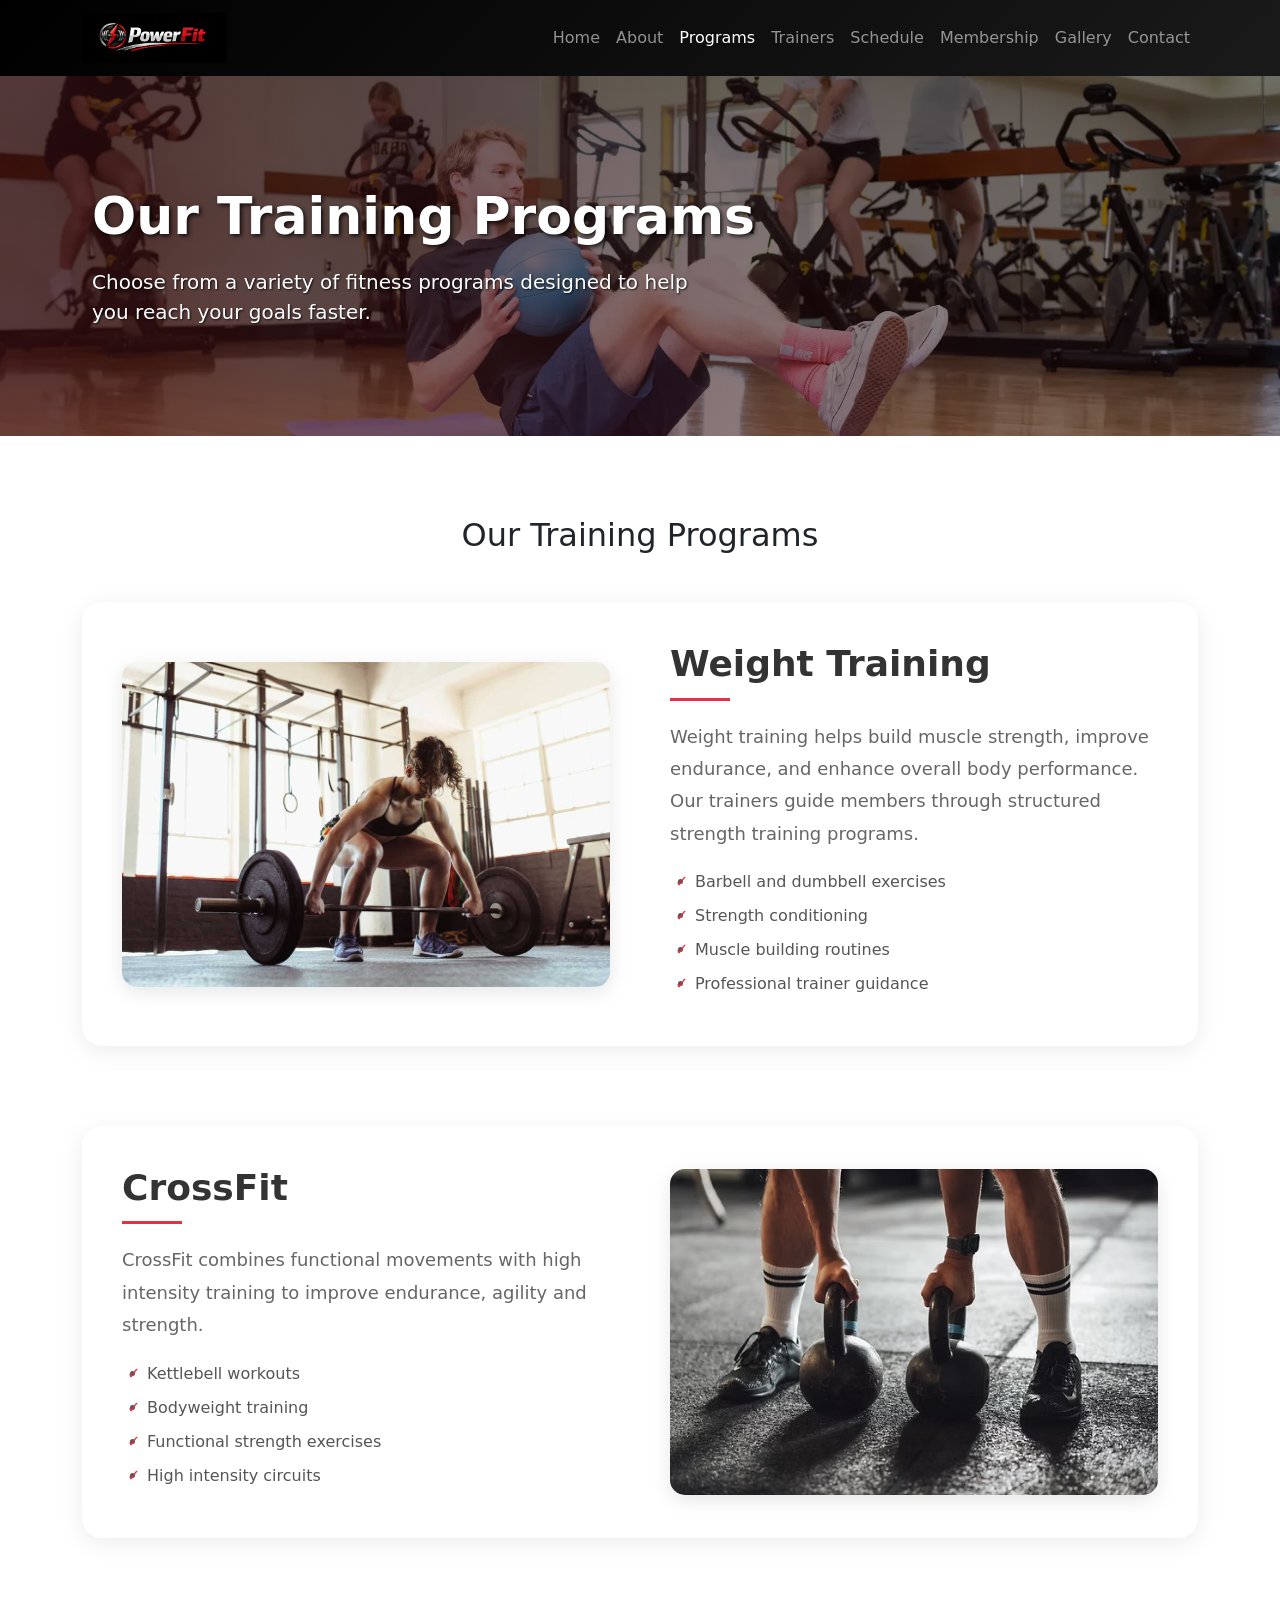
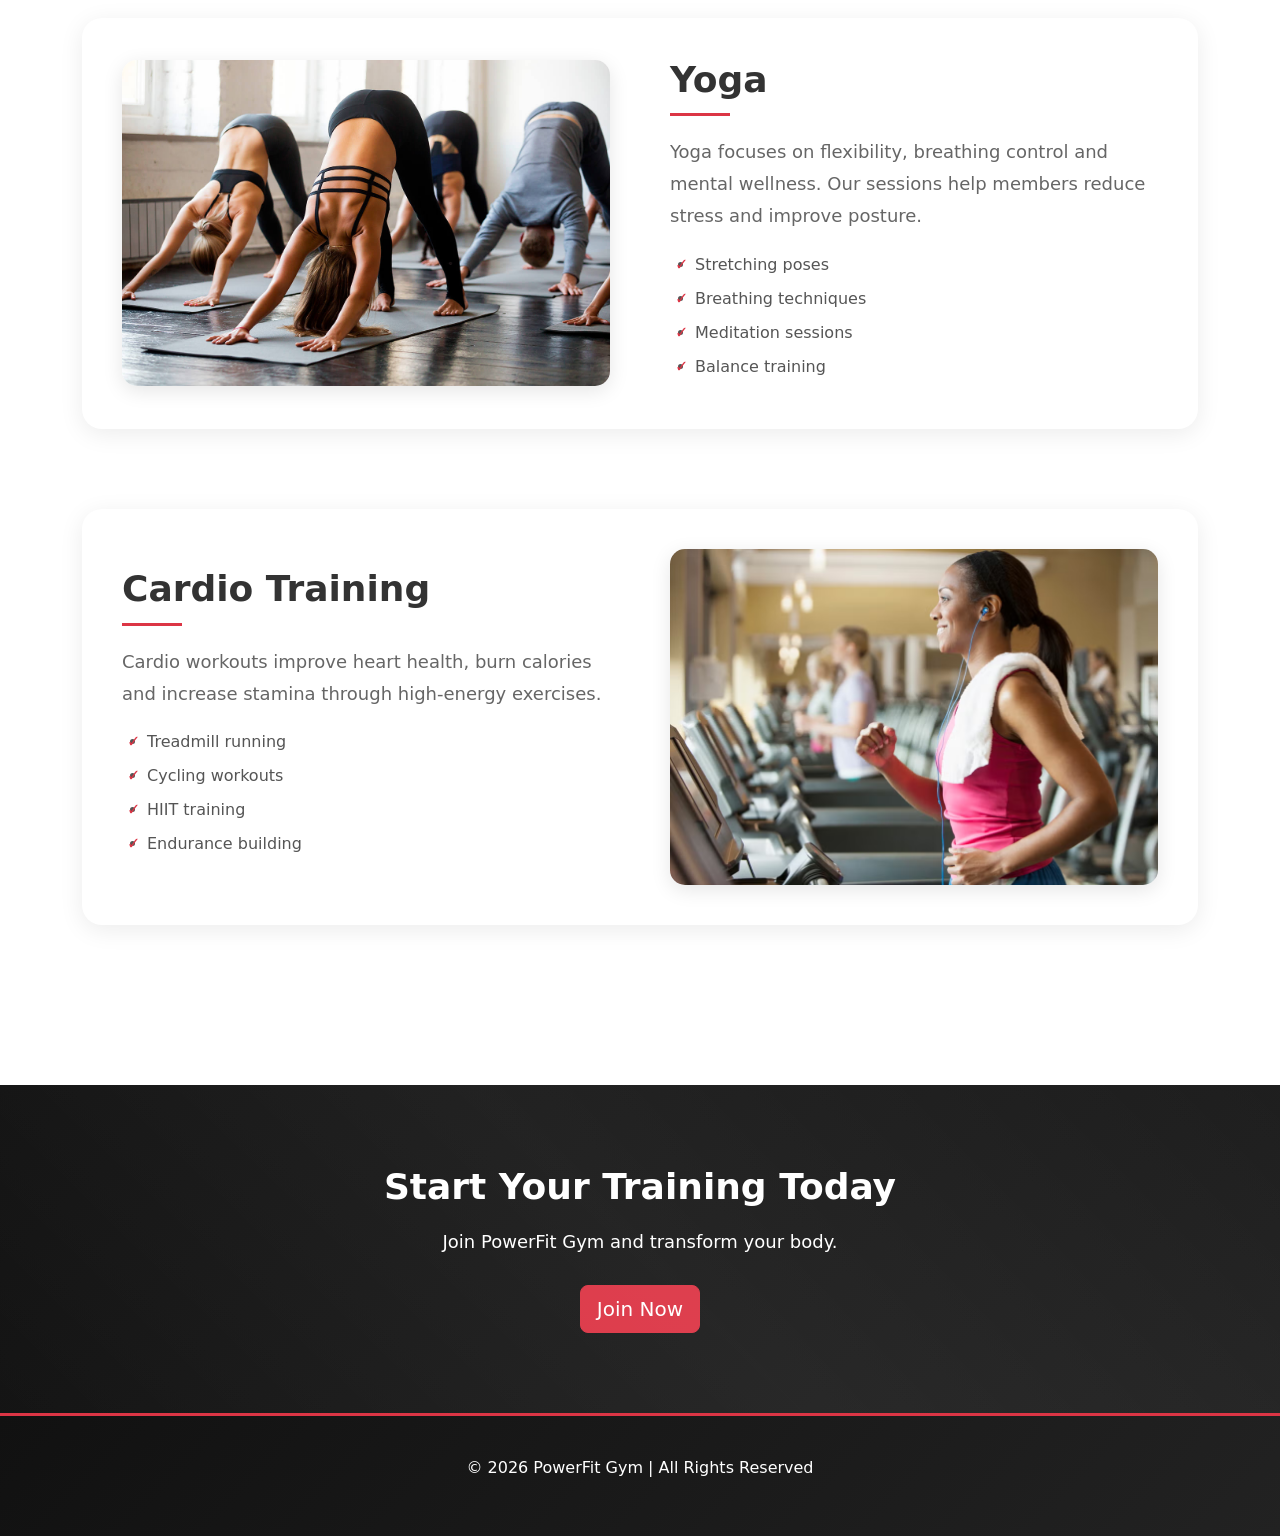
<file: programs.html>
<!DOCTYPE html>

<html lang="en">

<head>

<meta charset="UTF-8">
<meta name="viewport" content="width=device-width, initial-scale=1.0">

<title>Programs | PowerFit Gym</title>

<link rel="stylesheet" href="programs.css">

<link href="https://cdn.jsdelivr.net/npm/bootstrap@5.3.2/dist/css/bootstrap.min.css" rel="stylesheet">

</head>

<body>

<!-- NAVBAR -->

<nav class="navbar navbar-expand-lg navbar-dark">

<div class="container">

<a class="navbar-brand" href="index.html">
<img src="images/powerfit-logo.png" class="logo">
</a>

<button class="navbar-toggler" type="button" data-bs-toggle="collapse" data-bs-target="#menu">
<span class="navbar-toggler-icon"></span>
</button>

<div class="collapse navbar-collapse" id="menu">

<ul class="navbar-nav ms-auto">

<li class="nav-item"><a class="nav-link" href="index.html">Home</a></li>
<li class="nav-item"><a class="nav-link" href="about.html">About</a></li>
<li class="nav-item"><a class="nav-link active" href="programs.html">Programs</a></li>
<li class="nav-item"><a class="nav-link" href="trainers.html">Trainers</a></li>
<li class="nav-item"><a class="nav-link" href="schedule.html">Schedule</a></li>
<li class="nav-item"><a class="nav-link" href="membership.html">Membership</a></li>
<li class="nav-item"><a class="nav-link" href="gallery.html">Gallery</a></li>
<li class="nav-item"><a class="nav-link" href="contact.html">Contact</a></li>

</ul>

</div>

</div>

</nav>

<!-- HERO -->

<section class="program-hero">

<div class="container">

<h1>Our Training Programs</h1>

<p>
Choose from a variety of fitness programs designed to
help you reach your goals faster.
</p>

</div>

</section>

<section class="program-section">

<div class="container">

<h2 class="text-center mb-5">Our Training Programs</h2>

<!-- PROGRAM 1 -->

<div class="program-row">

<div class="program-image">
<img src="images/weight.jpg" alt="Weight Training">
</div>

<div class="program-text">
<h2>Weight Training</h2>

<p>
Weight training helps build muscle strength, improve endurance,
and enhance overall body performance. Our trainers guide members
through structured strength training programs.
</p>

<ul>
<li>Barbell and dumbbell exercises</li>
<li>Strength conditioning</li>
<li>Muscle building routines</li>
<li>Professional trainer guidance</li>
</ul>

</div>

</div>

<!-- PROGRAM 2 -->

<div class="program-row reverse">

<div class="program-image">
<img src="images/crossfit.avif" alt="CrossFit">
</div>

<div class="program-text">
<h2>CrossFit</h2>

<p>
CrossFit combines functional movements with high intensity
training to improve endurance, agility and strength.
</p>

<ul>
<li>Kettlebell workouts</li>
<li>Bodyweight training</li>
<li>Functional strength exercises</li>
<li>High intensity circuits</li>
</ul>

</div>

</div>

<!-- PROGRAM 3 -->

<div class="program-row">

<div class="program-image">
<img src="images/yoga.jpg" alt="Yoga">
</div>

<div class="program-text">
<h2>Yoga</h2>

<p>
Yoga focuses on flexibility, breathing control and mental
wellness. Our sessions help members reduce stress and
improve posture.
</p>

<ul>
<li>Stretching poses</li>
<li>Breathing techniques</li>
<li>Meditation sessions</li>
<li>Balance training</li>
</ul>

</div>

</div>

<!-- PROGRAM 4 -->

<div class="program-row reverse">

<div class="program-image">
<img src="images/cardio.avif" alt="Cardio">
</div>

<div class="program-text">
<h2>Cardio Training</h2>

<p>
Cardio workouts improve heart health, burn calories
and increase stamina through high-energy exercises.
</p>

<ul>
<li>Treadmill running</li>
<li>Cycling workouts</li>
<li>HIIT training</li>
<li>Endurance building</li>
</ul>

</div>

</div>

</div>

</section>


<!-- CTA -->

<section class="cta">

<div class="container text-center">

<h2>Start Your Training Today</h2>

<p>Join PowerFit Gym and transform your body.</p>

<a href="membership.html" class="btn btn-danger btn-lg">
Join Now
</a>

</div>

</section>

<!-- FOOTER -->

<footer>

<p>© 2026 PowerFit Gym | All Rights Reserved</p>

</footer>

<script src="https://cdn.jsdelivr.net/npm/bootstrap@5.3.2/dist/js/bootstrap.bundle.min.js"></script>

</body>
</html>
</file>
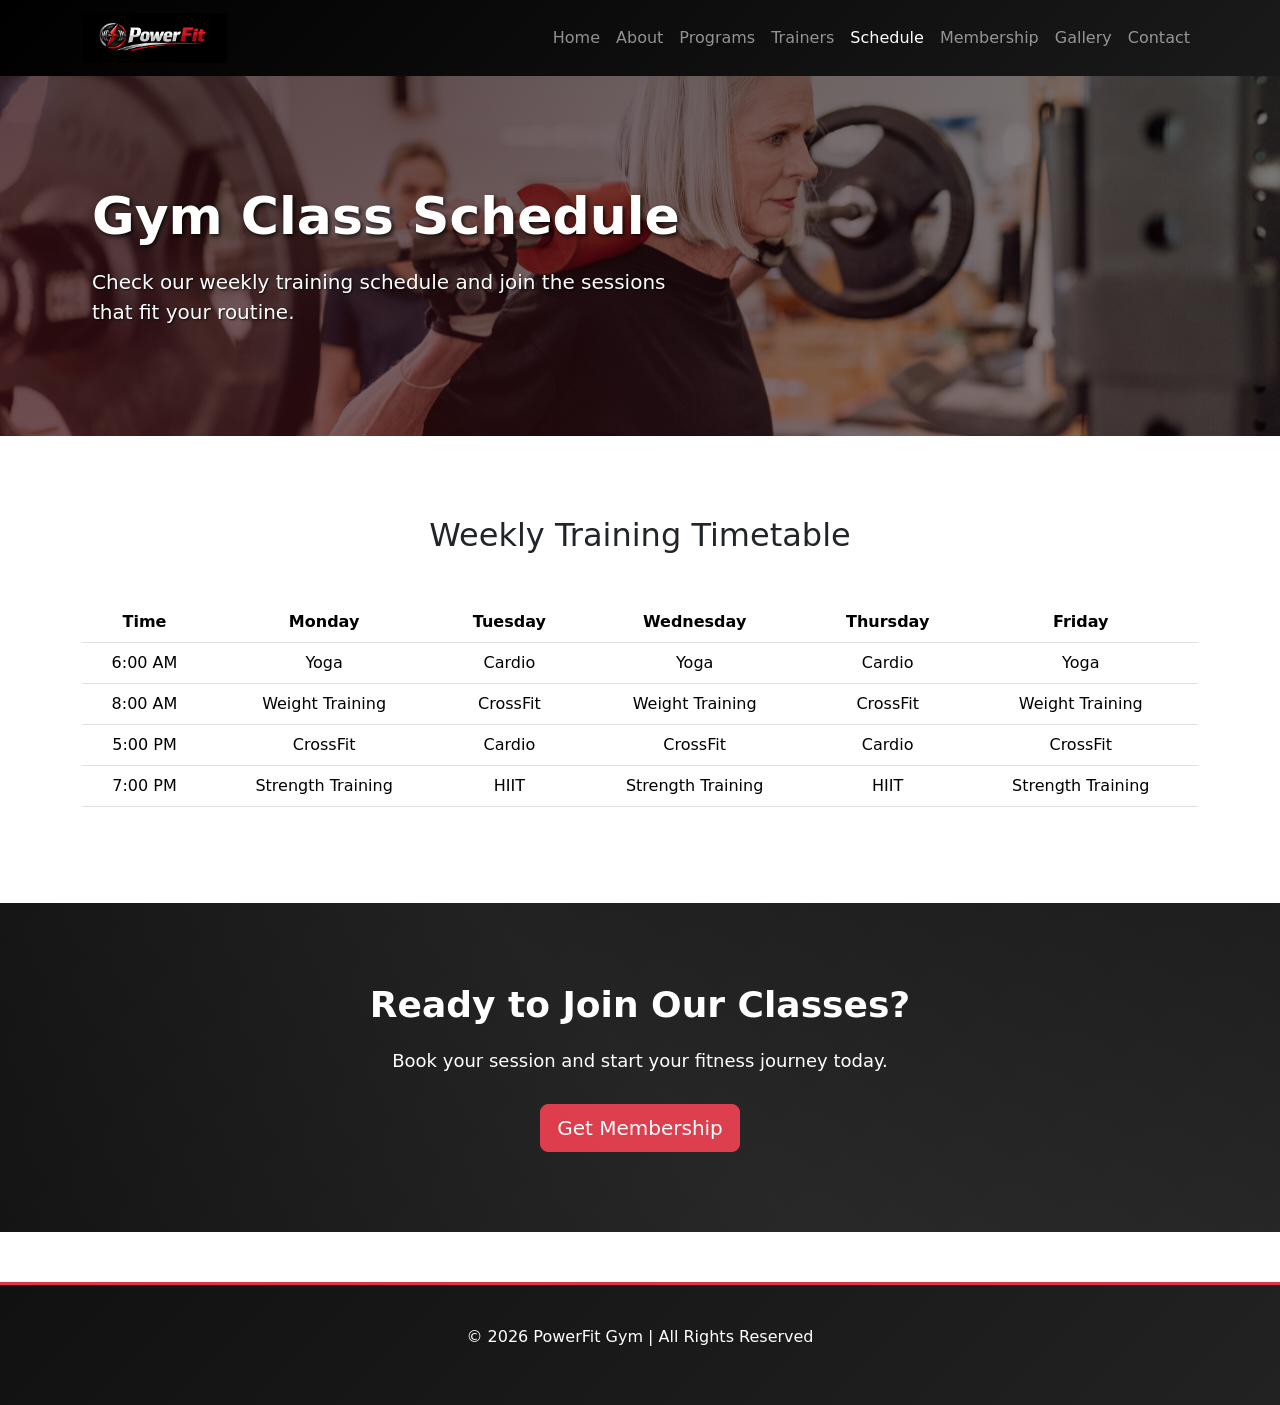
<file: schedule.html>
<!DOCTYPE html>

<html lang="en">

<head>

<meta charset="UTF-8">
<meta name="viewport" content="width=device-width, initial-scale=1.0">

<title>Schedule | PowerFit Gym</title>

<link rel="stylesheet" href="schedule.css">

<link href="https://cdn.jsdelivr.net/npm/bootstrap@5.3.2/dist/css/bootstrap.min.css" rel="stylesheet">

</head>

<body>

<!-- NAVBAR -->

<nav class="navbar navbar-expand-lg navbar-dark">

<div class="container">

<a class="navbar-brand" href="index.html">
<img src="images/powerfit-logo.png" class="logo">
</a>

<button class="navbar-toggler" data-bs-toggle="collapse" data-bs-target="#menu">
<span class="navbar-toggler-icon"></span>
</button>

<div class="collapse navbar-collapse" id="menu">

<ul class="navbar-nav ms-auto">

<li class="nav-item"><a class="nav-link" href="index.html">Home</a></li>
<li class="nav-item"><a class="nav-link" href="about.html">About</a></li>
<li class="nav-item"><a class="nav-link" href="programs.html">Programs</a></li>
<li class="nav-item"><a class="nav-link" href="trainers.html">Trainers</a></li>
<li class="nav-item"><a class="nav-link active" href="schedule.html">Schedule</a></li>
<li class="nav-item"><a class="nav-link" href="membership.html">Membership</a></li>
<li class="nav-item"><a class="nav-link" href="gallery.html">Gallery</a></li>
<li class="nav-item"><a class="nav-link" href="contact.html">Contact</a></li>

</ul>

</div>

</div>

</nav>

<!-- HERO -->

<section class="schedule-hero">

<div class="container">

<h1>Gym Class Schedule</h1>

<p>
Check our weekly training schedule and join the sessions that fit your routine.
</p>

</div>

</section>

<!-- SCHEDULE TABLE -->

<section class="schedule-section">

<div class="container">

<h2 class="text-center mb-5">Weekly Training Timetable</h2>

<div class="table-responsive">

<table class="table schedule-table">

<thead>

<tr>
<th>Time</th>
<th>Monday</th>
<th>Tuesday</th>
<th>Wednesday</th>
<th>Thursday</th>
<th>Friday</th>
</tr>

</thead>

<tbody>

<tr>
<td>6:00 AM</td>
<td>Yoga</td>
<td>Cardio</td>
<td>Yoga</td>
<td>Cardio</td>
<td>Yoga</td>
</tr>

<tr>
<td>8:00 AM</td>
<td>Weight Training</td>
<td>CrossFit</td>
<td>Weight Training</td>
<td>CrossFit</td>
<td>Weight Training</td>
</tr>

<tr>
<td>5:00 PM</td>
<td>CrossFit</td>
<td>Cardio</td>
<td>CrossFit</td>
<td>Cardio</td>
<td>CrossFit</td>
</tr>

<tr>
<td>7:00 PM</td>
<td>Strength Training</td>
<td>HIIT</td>
<td>Strength Training</td>
<td>HIIT</td>
<td>Strength Training</td>
</tr>

</tbody>

</table>

</div>

</div>

</section>

<!-- CTA -->

<section class="cta">

<div class="container text-center">

<h2>Ready to Join Our Classes?</h2>

<p>Book your session and start your fitness journey today.</p>

<a href="membership.html" class="btn btn-danger btn-lg">Get Membership</a>

</div>

</section>

<!-- FOOTER -->

<footer>

<p>© 2026 PowerFit Gym | All Rights Reserved</p>

</footer>

<script src="https://cdn.jsdelivr.net/npm/bootstrap@5.3.2/dist/js/bootstrap.bundle.min.js"></script>

</body>
</html>
</file>
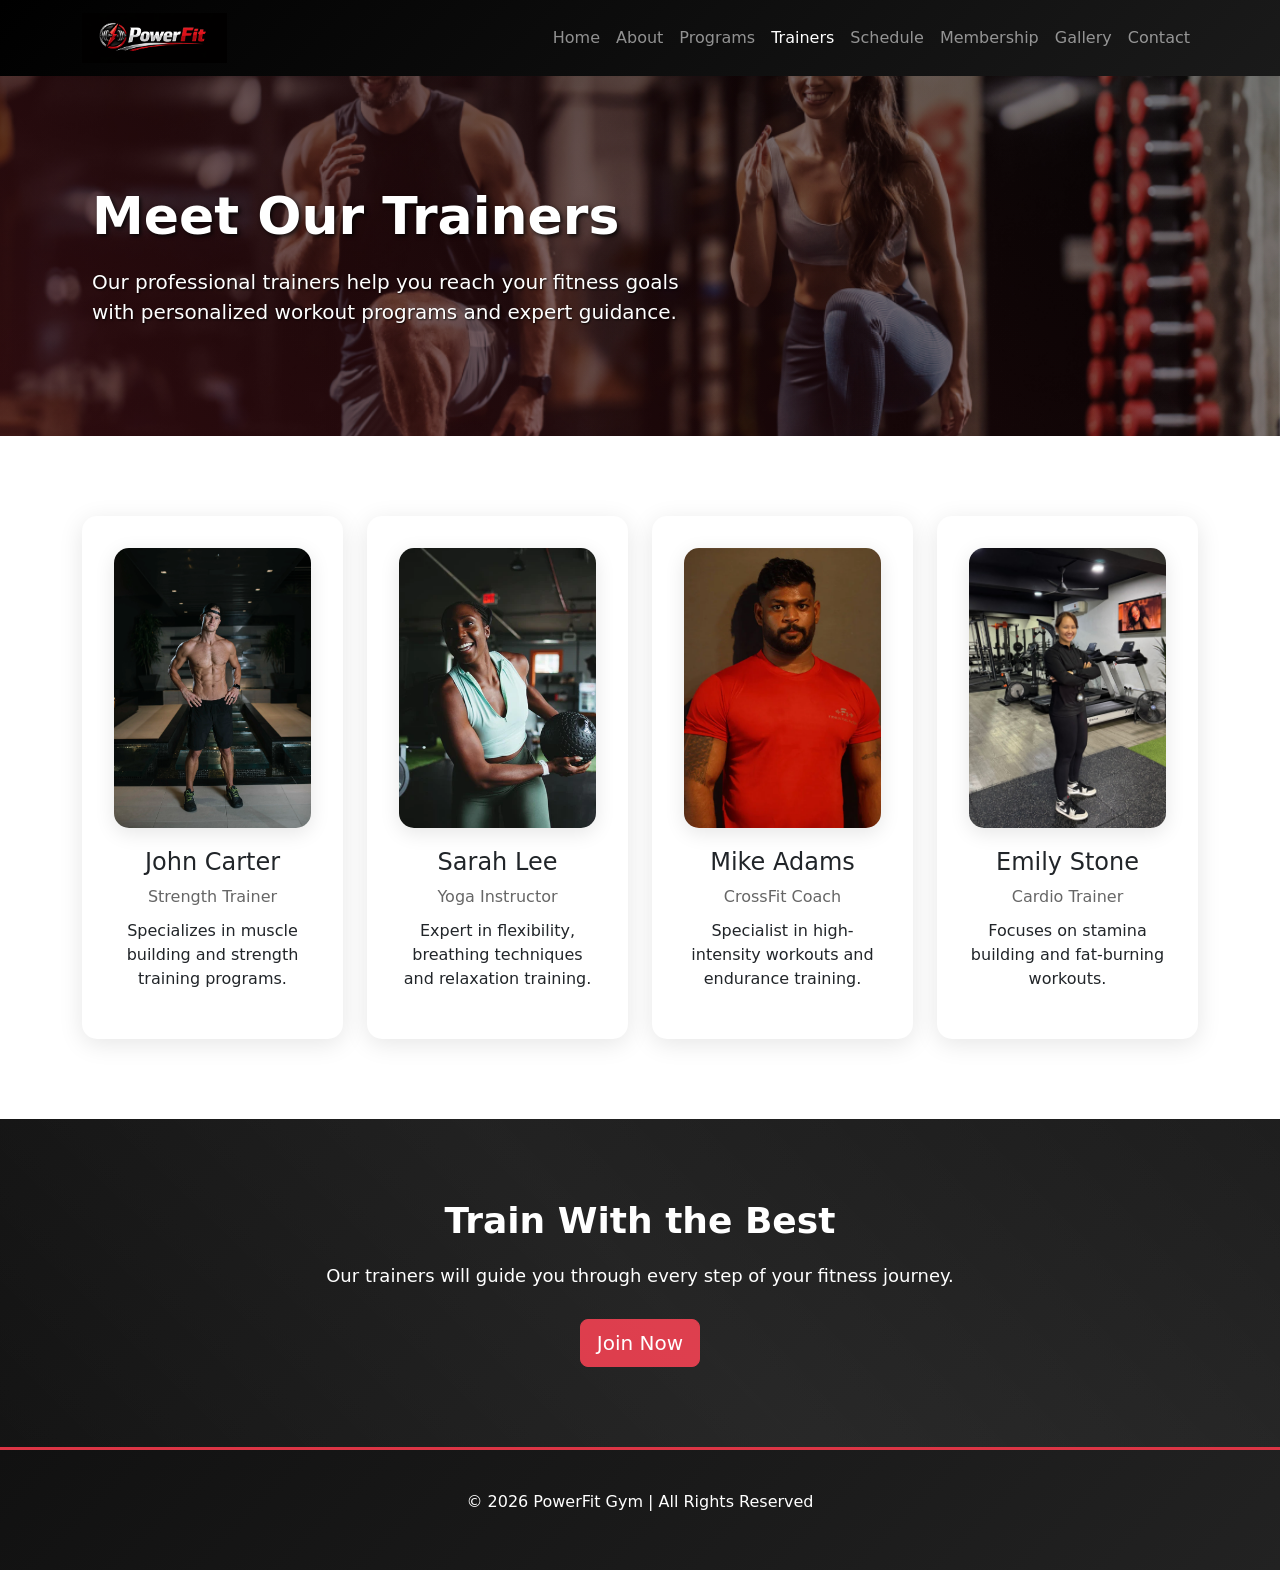
<file: trainers.html>
<!DOCTYPE html>

<html lang="en">

<head>

<meta charset="UTF-8">
<meta name="viewport" content="width=device-width, initial-scale=1.0">

<title>Trainers | PowerFit Gym</title>

<link rel="stylesheet" href="trainers.css">

<link href="https://cdn.jsdelivr.net/npm/bootstrap@5.3.2/dist/css/bootstrap.min.css" rel="stylesheet">

</head>

<body>

<!-- NAVBAR -->

<nav class="navbar navbar-expand-lg navbar-dark">

<div class="container">

<a class="navbar-brand" href="index.html">
<img src="images/powerfit-logo.png" class="logo">
</a>

<button class="navbar-toggler" data-bs-toggle="collapse" data-bs-target="#menu">
<span class="navbar-toggler-icon"></span>
</button>

<div class="collapse navbar-collapse" id="menu">

<ul class="navbar-nav ms-auto">

<li class="nav-item"><a class="nav-link" href="index.html">Home</a></li>
<li class="nav-item"><a class="nav-link" href="about.html">About</a></li>
<li class="nav-item"><a class="nav-link" href="programs.html">Programs</a></li>
<li class="nav-item"><a class="nav-link active" href="trainers.html">Trainers</a></li>
<li class="nav-item"><a class="nav-link" href="schedule.html">Schedule</a></li>
<li class="nav-item"><a class="nav-link" href="membership.html">Membership</a></li>
<li class="nav-item"><a class="nav-link" href="gallery.html">Gallery</a></li>
<li class="nav-item"><a class="nav-link" href="contact.html">Contact</a></li>

</ul>

</div>

</div>

</nav>

<!-- HERO -->

<section class="trainer-hero">

<div class="container">

<h1>Meet Our Trainers</h1>

<p>
Our professional trainers help you reach your fitness goals with
personalized workout programs and expert guidance.
</p>

</div>

</section>

<!-- TRAINERS SECTION -->

<section class="trainer-section">

<div class="container">

<div class="row g-4">

<!-- TRAINER 1 -->

<div class="col-lg-3 col-md-6">

<div class="trainer-card">

<img src="images/trainer1.webp">

<h4>John Carter</h4>

<p class="role">Strength Trainer</p>

<p>
Specializes in muscle building and strength training programs.
</p>

</div>

</div>

<!-- TRAINER 2 -->

<div class="col-lg-3 col-md-6">

<div class="trainer-card">

<img src="images/trainer2.webp">

<h4>Sarah Lee</h4>

<p class="role">Yoga Instructor</p>

<p>
Expert in flexibility, breathing techniques and relaxation training.
</p>

</div>

</div>

<!-- TRAINER 3 -->

<div class="col-lg-3 col-md-6">

<div class="trainer-card">

<img src="images/trainer3.webp">

<h4>Mike Adams</h4>

<p class="role">CrossFit Coach</p>

<p>
Specialist in high-intensity workouts and endurance training.
</p>

</div>

</div>

<!-- TRAINER 4 -->

<div class="col-lg-3 col-md-6">

<div class="trainer-card">

<img src="images/trainer4.jpg">

<h4>Emily Stone</h4>

<p class="role">Cardio Trainer</p>

<p>
Focuses on stamina building and fat-burning workouts.
</p>

</div>

</div>

</div>

</div>

</section>

<!-- CTA -->

<section class="cta">

<div class="container text-center">

<h2>Train With the Best</h2>

<p>Our trainers will guide you through every step of your fitness journey.</p>

<a href="membership.html" class="btn btn-danger btn-lg">
Join Now
</a>

</div>

</section>

<!-- FOOTER -->

<footer>

<p>© 2026 PowerFit Gym | All Rights Reserved</p>

</footer>

<script src="https://cdn.jsdelivr.net/npm/bootstrap@5.3.2/dist/js/bootstrap.bundle.min.js"></script>

</body>
</html>
</file>
<file: index.css>
/* GENERAL */

body{
font-family: Arial, sans-serif;
background:#f8f9fa;
margin:0;
padding:0;
}

/* NAVBAR */

.navbar{
background:#000000;
}

.logo{
height:50px;
}

/* HERO SECTION */

.hero{
height:65vh;
background:linear-gradient(135deg, rgba(0,0,0,0.7), rgba(0,0,0,0.4)), url("images/hero.jpg") center/cover no-repeat;
display:flex;
align-items:center;
justify-content:flex-start;
position:relative;
color:white;
padding:80px;
}

.hero::before{
content:"";
position:absolute;
top:0;
left:0;
width:100%;
height:100%;
background:rgba(0,0,0,0.5);
}

.hero-content{
position:relative;
max-width:600px;
}

.hero h1{
font-size:52px;
font-weight:bold;
margin-bottom:20px;
}

.hero p{
font-size:18px;
margin-bottom:25px;
}

/* SECTION */

.section{
padding:80px 0;
}

/* FEATURE BOX */

.feature-box{
background:white;
padding:30px;
border-radius:15px;
text-align:center;
box-shadow:0 5px 20px rgba(0,0,0,0.1);
transition:0.3s;
cursor:pointer;
border:2px solid transparent;
}

.feature-box:hover{
transform:translateY(-10px);
box-shadow:0 15px 40px rgba(0,0,0,0.15);
border-color:#dc3545;
}

/* PROGRAM SECTION FIXED */

.program{
text-align:center;
}

.program img{
height:260px;
width:100%;
object-fit:cover;
border-radius:20px;
transition:0.3s;
}

.program:hover img{
transform:scale(1.05);
box-shadow:0 15px 35px rgba(0,0,0,0.2);
}

/* REMOVE DEFAULT LINK UNDERLINE */
.program a{
text-decoration:none;
color:#000;
display:inline-block;
}

/* TITLE */
.program h5{
margin-top:15px;
font-weight:600;
position:relative;
display:inline-block;
}

/* CLEAN UNDERLINE */
.program h5::after{
content:"";
position:absolute;
left:0;
bottom:-5px;
width:100%;
height:2px;
background:#000;
transition:0.3s ease;
}

/* HOVER EFFECT */
.program a:hover h5{
color:#dc3545;
}

.program a:hover h5::after{
background:#dc3545;
width:60%;
}

/* TRAINERS */

.trainer{
text-align:center;
}

.trainer img{
height:300px;
width:100%;
object-fit:cover;
border-radius:15px;
transition:0.3s;
}

.trainer:hover img{
transform:scale(1.05);
box-shadow:0 10px 30px rgba(0,0,0,0.2);
}

.trainer a{
text-decoration:none;
color:#000;
}

/* GALLERY */

.gallery img{
height:250px;
width:100%;
object-fit:cover;
border-radius:15px;
transition:0.3s;
cursor:pointer;
}

.gallery img:hover{
transform:scale(1.05);
box-shadow:0 10px 30px rgba(0,0,0,0.2);
}

/* STATS */

.stats{
background:linear-gradient(135deg, #111, #222);
color:white;
text-align:center;
padding:70px 0;
position:relative;
overflow:hidden;
}

.stats::before{
content:"";
position:absolute;
top:0;
left:0;
right:0;
bottom:0;
background:linear-gradient(45deg, transparent, rgba(255,0,0,0.1), transparent);
animation:shimmer 3s infinite;
}

@keyframes shimmer{
0%{transform:translateX(-100%);}
100%{transform:translateX(100%);}
}

.stats h2{
font-weight:bold;
}

/* FOOTER */

footer{
background:linear-gradient(135deg, #111, #222);
color:white;
padding:40px 30px;
text-align:center;
margin-top:50px;
border-top:3px solid #dc3545;
}

/* MOBILE RESPONSIVE */

@media(max-width:768px){

.hero{
height:60vh;
padding:40px 25px;
}

.hero h1{
font-size:32px;
}

.hero p{
font-size:16px;
}

.logo{
height:40px;
}

.section{
padding:60px 15px;
}

.feature-box{
margin-bottom:20px;
}

.program img,
.trainer img,
.gallery img{
height:200px;
}

.stats{
padding:50px 0;
}

footer{
padding:30px 20px;
}

}
</file>
<file: about.css>
body{
font-family:Arial, sans-serif;
background:#f8f9fa;
margin:0;
line-height:1.6;
}

/* NAVBAR */

.navbar{
background:linear-gradient(135deg, #000000, #1a1a1a);
box-shadow:0 2px 10px rgba(0,0,0,0.1);
transition:all 0.3s ease;
}

.logo{
height:50px;
}

/* HERO */

.about-hero{
height:40vh;
background:linear-gradient(135deg, rgba(0,0,0,0.7), rgba(0,0,0,0.4)), url("images/about-banner.jpg") center/cover no-repeat;
display:flex;
align-items:center;
justify-content:flex-start;
color:white;
padding:80px;
position:relative;
transition:all 0.3s ease;
min-height:300px;
}

.about-hero::before{
content:"";
position:absolute;
top:0;
left:0;
width:100%;
height:100%;
background:linear-gradient(45deg, rgba(220,53,69,0.2), transparent);
}

.about-hero h1{
font-size:52px;
font-weight:bold;
margin-bottom:20px;
text-shadow:2px 2px 4px rgba(0,0,0,0.8);
position:relative;
z-index:2;
}

.about-hero p{
font-size:20px;
max-width:600px;
margin:0;
text-shadow:1px 1px 2px rgba(0,0,0,0.8);
position:relative;
z-index:2;
}

/* ABOUT SECTION */

.about-section{
padding:80px 0;
background:white;
}

.about-section h2{
margin-bottom:25px;
font-size:36px;
font-weight:bold;
color:#333;
position:relative;
padding-bottom:15px;
}

.about-section h2::after{
content:"";
position:absolute;
bottom:0;
left:0;
width:60px;
height:3px;
background:#dc3545;
}

/* MISSION */

.mission-section{
background:linear-gradient(135deg, #f8f9fa, #e9ecef);
padding:80px 0;
position:relative;
}

.mission-box{
background:white;
padding:40px;
border-radius:15px;
text-align:center;
box-shadow:0 5px 25px rgba(0,0,0,0.1);
transition:transform 0.3s ease, box-shadow 0.3s ease;
cursor:pointer;
border:2px solid transparent;
height:100%;
}

.mission-box:hover{
transform:translateY(-10px);
box-shadow:0 15px 40px rgba(0,0,0,0.15);
border-color:#dc3545;
}

.mission-box h3{
font-size:28px;
font-weight:bold;
margin-bottom:20px;
color:#333;
}

/* CTA */

.cta{
padding:80px 0;
text-align:center;
background:linear-gradient(135deg, #111, #222);
color:white;
position:relative;
overflow:hidden;
}

.cta::before{
content:"";
position:absolute;
top:0;
left:0;
right:0;
bottom:0;
background:linear-gradient(45deg, transparent, rgba(255,255,255,0.05), transparent);
animation:shimmer 3s infinite;
}

@keyframes shimmer{
0%{transform:translateX(-100%);}
100%{transform:translateX(100%);}
}

.cta h2{
font-size:36px;
font-weight:bold;
margin-bottom:20px;
position:relative;
z-index:1;
}

.cta p{
font-size:18px;
margin-bottom:30px;
position:relative;
z-index:1;
}

/* FOOTER */

footer{
background:linear-gradient(135deg, #111, #222);
color:white;
padding:40px 30px;
text-align:center;
margin-top:0;
border-top:3px solid #dc3545;
position:relative;
}

/* MOBILE */

@media(max-width:768px){

.about-hero{
height:40vh;
padding:40px 25px;
}

.about-hero h1{
font-size:32px;
}

.about-section{
padding:60px 15px;
}

.mission-section{
padding:60px 15px;
}

.mission-box{
margin-bottom:20px;
}

.cta{
padding:60px 15px;
}

footer{
padding:30px 20px;
}

}
</file>
<file: contact.css>
body{
font-family:Arial, sans-serif;
background:#f8f9fa;
margin:0;
line-height:1.6;
}

/* NAVBAR */

.navbar{
background:linear-gradient(135deg, #000000, #1a1a1a);
box-shadow:0 2px 10px rgba(0,0,0,0.1);
transition:all 0.3s ease;
}

.logo{
height:50px;
}

/* HERO */

.contact-hero{
height:40vh;
background:linear-gradient(135deg, rgba(0,0,0,0.7), rgba(0,0,0,0.4)), url("images/contact.jpg") center/cover no-repeat;
display:flex;
align-items:center;
justify-content:flex-start;
color:white;
padding:80px;
position:relative;
transition:all 0.3s ease;
min-height:300px;
}

.contact-hero::before{
content:"";
position:absolute;
top:0;
left:0;
width:100%;
height:100%;
background:linear-gradient(45deg, rgba(220,53,69,0.2), transparent);
}

.contact-hero h1{
font-size:52px;
font-weight:bold;
margin-bottom:20px;
text-shadow:2px 2px 4px rgba(0,0,0,0.8);
position:relative;
z-index:2;
}

.contact-hero p{
font-size:20px;
max-width:600px;
margin:0;
text-shadow:1px 1px 2px rgba(0,0,0,0.8);
position:relative;
z-index:2;
}

/* CONTACT */

.contact-section{
padding:40px 0 40px;
}

.contact-cta{
padding:80px 0;
text-align:center;
background:linear-gradient(135deg, #111, #222);
color:white;
position:relative;
overflow:hidden;
}

.contact-cta::before{
content:"";
position:absolute;
top:0;
left:0;
right:0;
bottom:0;
background:linear-gradient(45deg, transparent, rgba(255,255,255,0.05), transparent);
animation:shimmer 3s infinite;
}

@keyframes shimmer{
0%{transform:translateX(-100%);}
100%{transform:translateX(100%);}
}

.contact-cta h2{
font-size:36px;
font-weight:bold;
margin-bottom:20px;
position:relative;
z-index:1;
}

.contact-cta p{
font-size:18px;
margin-bottom:30px;
position:relative;
z-index:1;
}

.contact-form input,
.contact-form textarea{
padding:15px;
border:2px solid #e9ecef;
border-radius:8px;
font-size:16px;
width:100%;
margin-bottom:15px;
transition:border-color 0.3s ease;
font-family:Arial, sans-serif;
}

.contact-form input:focus,
.contact-form textarea:focus{
outline:none;
border-color:#dc3545;
box-shadow:0 0 0 3px rgba(220,53,69,0.1);
}

/* MAP */

.map iframe{
width:100%;
}

/* FOOTER */

footer{
background:linear-gradient(135deg, #111, #222);
color:white;
padding:40px 30px;
text-align:center;
margin-top:50px;
border-top:3px solid #dc3545;
position:relative;
}
</file>
<file: gallery.css>
body{
font-family:Arial, sans-serif;
background:#f8f9fa;
margin:0;
line-height:1.6;
}

/* NAVBAR */

.navbar{
background:linear-gradient(135deg, #000000, #1a1a1a);
box-shadow:0 2px 10px rgba(0,0,0,0.1);
transition:all 0.3s ease;
}

.logo{
height:50px;
}

/* HERO */

.gallery-hero{
height:40vh;
background:linear-gradient(135deg, rgba(0,0,0,0.7), rgba(0,0,0,0.4)), url("images/gallery.jpg") center/cover no-repeat;
display:flex;
align-items:center;
justify-content:flex-start;
color:white;
padding:80px;
position:relative;
transition:all 0.3s ease;
min-height:300px;
}

.gallery-hero::before{
content:"";
position:absolute;
top:0;
left:0;
width:100%;
height:100%;
background:linear-gradient(45deg, rgba(220,53,69,0.2), transparent);
}

.gallery-hero h1{
font-size:52px;
font-weight:bold;
margin-bottom:20px;
text-shadow:2px 2px 4px rgba(0,0,0,0.8);
position:relative;
z-index:2;
}

.gallery-hero p{
font-size:20px;
max-width:600px;
margin:0;
text-shadow:1px 1px 2px rgba(0,0,0,0.8);
position:relative;
z-index:2;
}

/* GALLERY */

.gallery-section{
padding:80px 0;
}

.gallery-img{
width:100%;
height:250px;
object-fit:cover;
border-radius:15px;
transition:transform 0.3s ease, box-shadow 0.3s ease;
cursor:pointer;
box-shadow:0 5px 20px rgba(0,0,0,0.1);
}

.gallery-img:hover{
transform:scale(1.05);
box-shadow:0 10px 30px rgba(0,0,0,0.2);
}

/* CTA */

.cta{
padding:80px 0;
text-align:center;
background:linear-gradient(135deg, #111, #222);
color:white;
position:relative;
overflow:hidden;
}

.cta::before{
content:"";
position:absolute;
top:0;
left:0;
right:0;
bottom:0;
background:linear-gradient(45deg, transparent, rgba(255,255,255,0.05), transparent);
animation:shimmer 3s infinite;
}

@keyframes shimmer{
0%{transform:translateX(-100%);}
100%{transform:translateX(100%);}
}

.cta h2{
font-size:36px;
font-weight:bold;
margin-bottom:20px;
position:relative;
z-index:1;
}

.cta p{
font-size:18px;
margin-bottom:30px;
position:relative;
z-index:1;
}

/* FOOTER */

footer{
background:linear-gradient(135deg, #111, #222);
color:white;
padding:40px 30px;
text-align:center;
margin-top:50px;
border-top:3px solid #dc3545;
position:relative;
}
</file>
<file: membership.css>
body{
font-family:Arial, sans-serif;
background:#f8f9fa;
margin:0;
line-height:1.6;
}

/* NAVBAR */

.navbar{
background:linear-gradient(135deg, #000000, #1a1a1a);
box-shadow:0 2px 10px rgba(0,0,0,0.1);
transition:all 0.3s ease;
}

.logo{
height:50px;
}

/* HERO */

.membership-hero{
height:40vh;
background:linear-gradient(135deg, rgba(0,0,0,0.7), rgba(0,0,0,0.4)), url("images/membership.jpg") center/cover no-repeat;
display:flex;
align-items:center;
justify-content:flex-start;
color:white;
padding:80px;
position:relative;
transition:all 0.3s ease;
min-height:300px;
}

.membership-hero::before{
content:"";
position:absolute;
top:0;
left:0;
width:100%;
height:100%;
background:linear-gradient(45deg, rgba(220,53,69,0.2), transparent);
}

.membership-hero h1{
font-size:52px;
font-weight:bold;
margin-bottom:20px;
text-shadow:2px 2px 4px rgba(0,0,0,0.8);
position:relative;
z-index:2;
}

.membership-hero p{
font-size:20px;
max-width:600px;
margin:0;
text-shadow:1px 1px 2px rgba(0,0,0,0.8);
position:relative;
z-index:2;
}

/* MEMBERSHIP */

.membership-section{
padding:80px 0;
}

.plan-card{
background:white;
padding:40px;
text-align:center;
border-radius:15px;
box-shadow:0 5px 25px rgba(0,0,0,0.1);
transition:transform 0.3s ease, box-shadow 0.3s ease;
cursor:pointer;
border:2px solid transparent;
height:100%;
}

.plan-card:hover{
transform:translateY(-10px);
box-shadow:0 15px 40px rgba(0,0,0,0.15);
border-color:#dc3545;
}

.plan-card h2{
margin:20px 0;
font-size:28px;
font-weight:bold;
color:#333;
}

.plan-card ul{
list-style:none;
padding:0;
}

.plan-card li{
margin:12px 0;
font-size:16px;
color:#555;
position:relative;
padding-left:25px;
}

.plan-card li::before{
content:"✓";
position:absolute;
left:0;
color:#dc3545;
font-weight:bold;
}

.popular{
border:3px solid #dc3545;
position:relative;
}

.popular::before{
content:"MOST POPULAR";
position:absolute;
top:-15px;
right:20px;
background:#dc3545;
color:white;
padding:5px 15px;
border-radius:20px;
font-size:12px;
font-weight:bold;
}

/* CTA */

.cta{
padding:80px 0;
text-align:center;
background:linear-gradient(135deg, #111, #222);
color:white;
position:relative;
overflow:hidden;
}

.cta::before{
content:"";
position:absolute;
top:0;
left:0;
right:0;
bottom:0;
background:linear-gradient(45deg, transparent, rgba(255,255,255,0.05), transparent);
animation:shimmer 3s infinite;
}

@keyframes shimmer{
0%{transform:translateX(-100%);}
100%{transform:translateX(100%);}
}

.cta h2{
font-size:36px;
font-weight:bold;
margin-bottom:20px;
position:relative;
z-index:1;
}

.cta p{
font-size:18px;
margin-bottom:30px;
position:relative;
z-index:1;
}

/* FOOTER */

footer{
background:linear-gradient(135deg, #111, #222);
color:white;
padding:40px 30px;
text-align:center;
margin-top:50px;
border-top:3px solid #dc3545;
position:relative;
}
</file>
<file: programs.css>
body{
font-family:Arial, sans-serif;
background:#f8f9fa;
margin:0;
line-height:1.6;
}

/* NAVBAR */

.navbar{
background:linear-gradient(135deg, #000000, #1a1a1a);
box-shadow:0 2px 10px rgba(0,0,0,0.1);
transition:all 0.3s ease;
}

.logo{
height:50px;
}

/* HERO */

.program-hero{
height:40vh;
background:linear-gradient(135deg, rgba(0,0,0,0.7), rgba(0,0,0,0.4)), url("images/programs.webp") center/cover no-repeat;
display:flex;
align-items:center;
justify-content:flex-start;
color:white;
padding:80px;
position:relative;
transition:all 0.3s ease;
min-height:300px;
}

.program-hero::before{
content:"";
position:absolute;
top:0;
left:0;
width:100%;
height:100%;
background:linear-gradient(45deg, rgba(220,53,69,0.2), transparent);
}

.program-hero h1{
font-size:52px;
font-weight:bold;
margin-bottom:20px;
text-shadow:2px 2px 4px rgba(0,0,0,0.8);
position:relative;
z-index:2;
}

.program-hero p{
font-size:20px;
max-width:600px;
margin:0;
text-shadow:1px 1px 2px rgba(0,0,0,0.8);
position:relative;
z-index:2;
}

/* PROGRAM SECTION */

.program-section{
padding:80px 0;
background:white;
}

.program-row{
display:flex;
align-items:center;
gap:60px;
margin-bottom:80px;
padding:40px;
background:white;
border-radius:20px;
box-shadow:0 5px 25px rgba(0,0,0,0.08);
transition:transform 0.3s ease, box-shadow 0.3s ease;
}

.program-row.reverse{
flex-direction:row-reverse;
}

.program-row:hover{
transform:translateY(-5px);
box-shadow:0 15px 40px rgba(0,0,0,0.12);
}

.program-image{
flex:1;
}

.program-image img{
width:100%;
border-radius:15px;
transition:transform 0.3s ease;
box-shadow:0 5px 20px rgba(0,0,0,0.1);
}

.program-image:hover img{
transform:scale(1.05);
}

.program-text{
flex:1;
}

.program-text h2{
margin-bottom:20px;
font-size:36px;
font-weight:bold;
color:#333;
position:relative;
padding-bottom:15px;
}

.program-text h2::after{
content:"";
position:absolute;
bottom:0;
left:0;
width:60px;
height:3px;
background:#dc3545;
}

.program-text p{
margin-bottom:20px;
font-size:18px;
color:#666;
line-height:1.8;
}

.program-text ul{
padding-left:25px;
margin-bottom:0;
}

.program-text li{
margin-bottom:10px;
font-size:16px;
color:#555;
position:relative;
}

.program-text li::before{
content:"✓";
position:absolute;
left:-20px;
color:#dc3545;
font-weight:bold;
}

/* MOBILE */

@media(max-width:768px){

.program-hero{
height:40vh;
padding:40px 25px;
}

.program-hero h1{
font-size:32px;
}

.program-section{
padding:60px 15px;
}

.program-row{
flex-direction:column;
gap:30px;
padding:25px;
margin-bottom:40px;
}

.program-row.reverse{
flex-direction:column;
}

.program-text h2{
font-size:28px;
}

.cta{
padding:60px 15px;
}

footer{
padding:30px 20px;
}

}

/* CTA */

.cta{
padding:80px 0;
text-align:center;
background:linear-gradient(135deg, #111, #222);
color:white;
position:relative;
overflow:hidden;
}

.cta::before{
content:"";
position:absolute;
top:0;
left:0;
right:0;
bottom:0;
background:linear-gradient(45deg, transparent, rgba(255,255,255,0.05), transparent);
animation:shimmer 3s infinite;
}

@keyframes shimmer{
0%{transform:translateX(-100%);}
100%{transform:translateX(100%);}
}

.cta h2{
font-size:36px;
font-weight:bold;
margin-bottom:20px;
position:relative;
z-index:1;
}

.cta p{
font-size:18px;
margin-bottom:30px;
position:relative;
z-index:1;
}

/* FOOTER */

footer{
background:linear-gradient(135deg, #111, #222);
color:white;
padding:40px 30px;
text-align:center;
margin-top:0;
border-top:3px solid #dc3545;
position:relative;
}

/* MOBILE */

@media(max-width:768px){

.program-hero{
height:40vh;
padding:40px;
}

.program-hero h1{
font-size:32px;
}

}
</file>
<file: schedule.css>
body{
font-family:Arial, sans-serif;
background:#f8f9fa;
margin:0;
line-height:1.6;
}

/* NAVBAR */

.navbar{
background:linear-gradient(135deg, #000000, #1a1a1a);
box-shadow:0 2px 10px rgba(0,0,0,0.1);
transition:all 0.3s ease;
}

.logo{
height:50px;
}

/* HERO */

.schedule-hero{
height:40vh;
background:linear-gradient(135deg, rgba(0,0,0,0.7), rgba(0,0,0,0.4)), url("images/schedule.jpg") center/cover no-repeat;
display:flex;
align-items:center;
justify-content:flex-start;
color:white;
padding:80px;
position:relative;
transition:all 0.3s ease;
min-height:300px;
}

.schedule-hero::before{
content:"";
position:absolute;
top:0;
left:0;
width:100%;
height:100%;
background:linear-gradient(45deg, rgba(220,53,69,0.2), transparent);
}

.schedule-hero h1{
font-size:52px;
font-weight:bold;
margin-bottom:20px;
text-shadow:2px 2px 4px rgba(0,0,0,0.8);
position:relative;
z-index:2;
}

.schedule-hero p{
font-size:20px;
max-width:600px;
margin:0;
text-shadow:1px 1px 2px rgba(0,0,0,0.8);
position:relative;
z-index:2;
}

/* SCHEDULE SECTION */

.schedule-section{
padding:80px 0;
background:white;
}

/* TABLE */

.schedule-table{
background:white;
text-align:center;
}

.schedule-table th{
background:#000;
color:white;
}

.schedule-table td{
padding:15px;
}

/* CTA */

.cta{
padding:80px 0;
text-align:center;
background:linear-gradient(135deg, #111, #222);
color:white;
position:relative;
overflow:hidden;
}

.cta::before{
content:"";
position:absolute;
top:0;
left:0;
right:0;
bottom:0;
background:linear-gradient(45deg, transparent, rgba(255,255,255,0.05), transparent);
animation:shimmer 3s infinite;
}

@keyframes shimmer{
0%{transform:translateX(-100%);}
100%{transform:translateX(100%);}
}

.cta h2{
font-size:36px;
font-weight:bold;
margin-bottom:20px;
position:relative;
z-index:1;
}

.cta p{
font-size:18px;
margin-bottom:30px;
position:relative;
z-index:1;
}

/* FOOTER */

footer{
background:linear-gradient(135deg, #111, #222);
color:white;
padding:40px 30px;
text-align:center;
margin-top:50px;
border-top:3px solid #dc3545;
position:relative;
}
</file>
<file: trainers.css>
body{
font-family:Arial, sans-serif;
background:#f8f9fa;
margin:0;
line-height:1.6;
}

/* NAVBAR */

.navbar{
background:linear-gradient(135deg, #000000, #1a1a1a);
box-shadow:0 2px 10px rgba(0,0,0,0.1);
transition:all 0.3s ease;
}

.logo{
height:50px;
}

/* HERO */

.trainer-hero{
height:40vh;
background:linear-gradient(135deg, rgba(0,0,0,0.7), rgba(0,0,0,0.4)), url("images/trainers.jpg") center/cover no-repeat;
display:flex;
align-items:center;
justify-content:flex-start;
color:white;
padding:80px;
position:relative;
transition:all 0.3s ease;
min-height:300px;
}

.trainer-hero::before{
content:"";
position:absolute;
top:0;
left:0;
width:100%;
height:100%;
background:linear-gradient(45deg, rgba(220,53,69,0.2), transparent);
}

.trainer-hero h1{
font-size:52px;
font-weight:bold;
margin-bottom:20px;
text-shadow:2px 2px 4px rgba(0,0,0,0.8);
position:relative;
z-index:2;
}

.trainer-hero p{
font-size:20px;
max-width:600px;
margin:0;
text-shadow:1px 1px 2px rgba(0,0,0,0.8);
position:relative;
z-index:2;
}

/* TRAINERS */

.trainer-section{
padding:80px 0;
background:white;
}

.trainer-card{
background:white;
padding:30px;
border-radius:15px;
text-align:center;
box-shadow:0 5px 25px rgba(0,0,0,0.1);
transition:transform 0.3s ease, box-shadow 0.3s ease;
cursor:pointer;
border:2px solid transparent;
height:100%;
}

.trainer-card img{
width:100%;
height:280px;
object-fit:cover;
border-radius:15px;
margin-bottom:20px;
transition:transform 0.3s ease;
box-shadow:0 5px 20px rgba(0,0,0,0.1);
}

.trainer-card:hover{
transform:translateY(-10px);
box-shadow:0 15px 40px rgba(0,0,0,0.15);
border-color:#dc3545;
}

.trainer-card:hover img{
transform:scale(1.05);
}

.role{
color:#666;
font-size:16px;
font-weight:500;
margin-bottom:10px;
}

/* CTA */

.cta{
padding:80px 0;
text-align:center;
background:linear-gradient(135deg, #111, #222);
color:white;
position:relative;
overflow:hidden;
}

.cta::before{
content:"";
position:absolute;
top:0;
left:0;
right:0;
bottom:0;
background:linear-gradient(45deg, transparent, rgba(255,255,255,0.05), transparent);
animation:shimmer 3s infinite;
}

@keyframes shimmer{
0%{transform:translateX(-100%);}
100%{transform:translateX(100%);}
}

.cta h2{
font-size:36px;
font-weight:bold;
margin-bottom:20px;
position:relative;
z-index:1;
}

.cta p{
font-size:18px;
margin-bottom:30px;
position:relative;
z-index:1;
}

/* FOOTER */

footer{
background:linear-gradient(135deg, #111, #222);
color:white;
padding:40px 30px;
text-align:center;
margin-top:0;
border-top:3px solid #dc3545;
position:relative;
}
</file>
